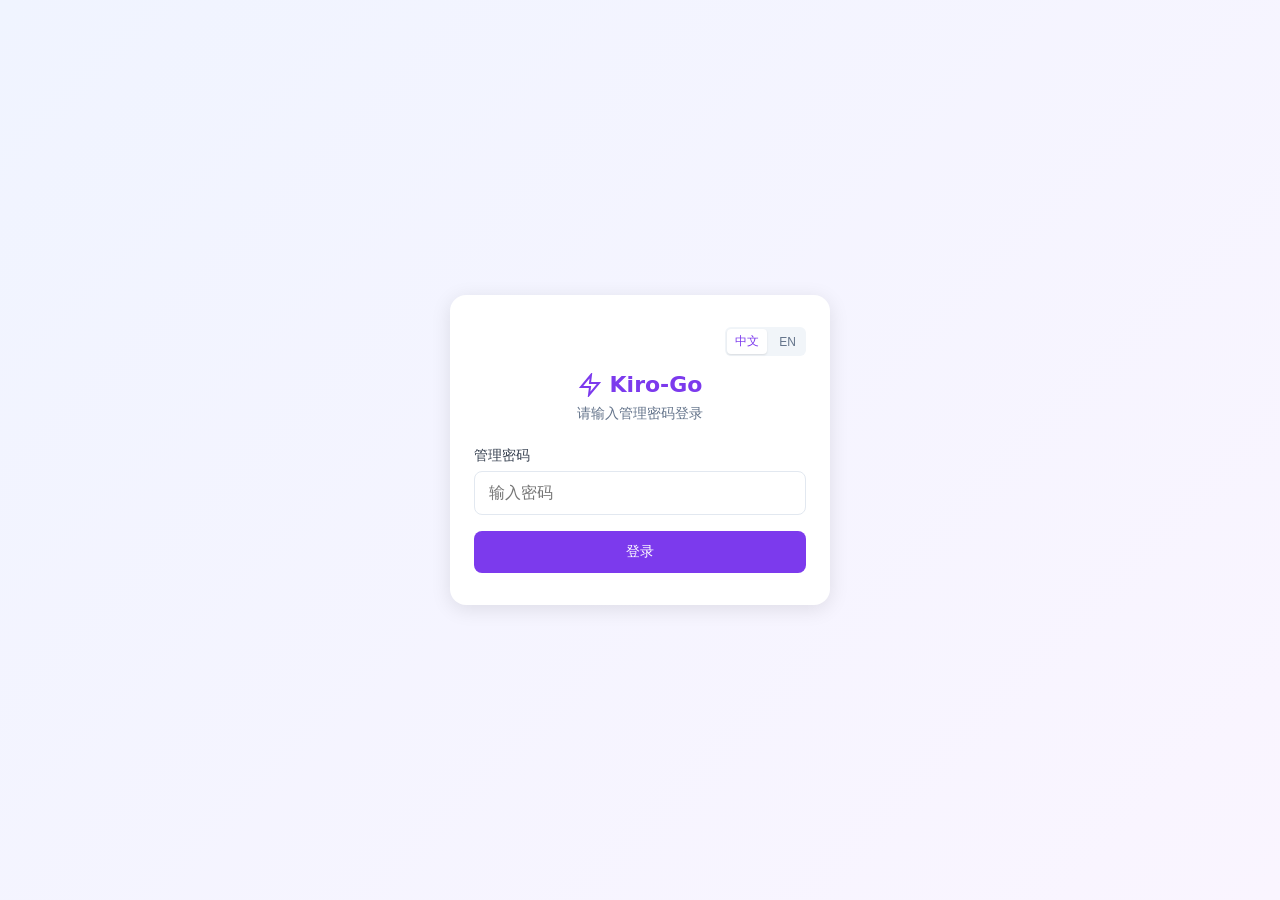
<file: web/index-legacy.html>
<!DOCTYPE html>
<html lang="zh">

<head>
    <meta charset="UTF-8">
    <meta name="viewport" content="width=device-width, initial-scale=1.0, maximum-scale=1.0, user-scalable=no">
    <title>Kiro-Go</title>
    <style>
        * {
            box-sizing: border-box;
            margin: 0;
            padding: 0;
        }

        body {
            font-family: system-ui, -apple-system, sans-serif;
            background: #f8fafc;
            color: #1e293b;
            min-height: 100vh;
            -webkit-tap-highlight-color: transparent;
        }

        .container {
            max-width: 1100px;
            margin: 0 auto;
            padding: 16px;
        }

        .login-wrapper {
            min-height: 100vh;
            display: flex;
            align-items: center;
            justify-content: center;
            background: linear-gradient(135deg, #f0f4ff 0%, #faf5ff 100%);
            padding: 16px;
        }

        .login-box {
            background: #fff;
            padding: 32px 24px;
            border-radius: 16px;
            box-shadow: 0 4px 20px rgba(0, 0, 0, 0.1);
            width: 100%;
            max-width: 380px;
        }

        .login-box h1 {
            text-align: center;
            color: #7c3aed;
            margin-bottom: 8px;
            font-size: 22px;
            justify-content: center;
        }

        .login-box p {
            text-align: center;
            color: #64748b;
            margin-bottom: 24px;
            font-size: 14px;
        }

        .form-group {
            margin-bottom: 16px;
        }

        label {
            display: block;
            margin-bottom: 6px;
            color: #374151;
            font-size: 14px;
            font-weight: 500;
        }

        input[type="text"],
        input[type="password"],
        input[type="number"],
        select,
        textarea {
            width: 100%;
            padding: 12px 14px;
            border: 1px solid #e2e8f0;
            border-radius: 8px;
            font-size: 16px;
            background: #fff;
            color: #1e293b;
            -webkit-appearance: none;
        }

        input:focus,
        textarea:focus {
            outline: none;
            border-color: #7c3aed;
            box-shadow: 0 0 0 3px rgba(124, 58, 237, 0.1);
        }

        textarea {
            resize: vertical;
            min-height: 100px;
            font-family: monospace;
            font-size: 14px;
        }

        .btn {
            padding: 12px 18px;
            border: none;
            border-radius: 8px;
            cursor: pointer;
            font-size: 14px;
            font-weight: 500;
            transition: all 0.2s;
            touch-action: manipulation;
        }

        .btn-primary {
            background: #7c3aed;
            color: white;
        }

        .btn-primary:hover,
        .btn-primary:active {
            background: #6d28d9;
        }

        .btn-danger {
            background: #ef4444;
            color: white;
        }

        .btn-secondary {
            background: #f1f5f9;
            color: #374151;
        }

        .btn-success {
            background: #10B981;
            color: white;
        }

        .btn-sm {
            padding: 8px 12px;
            font-size: 13px;
        }

        .card {
            background: #fff;
            border-radius: 12px;
            padding: 16px;
            margin-bottom: 16px;
            box-shadow: 0 1px 3px rgba(0, 0, 0, 0.1);
        }

        .card-header {
            display: flex;
            justify-content: space-between;
            align-items: center;
            margin-bottom: 16px;
            padding-bottom: 12px;
            border-bottom: 1px solid #e2e8f0;
            flex-wrap: wrap;
            gap: 12px;
        }

        .card-title {
            font-size: 16px;
            font-weight: 600;
        }

        .card-actions {
            display: flex;
            gap: 8px;
            flex-wrap: wrap;
        }

        .stats-grid {
            display: grid;
            grid-template-columns: repeat(3, 1fr);
            gap: 10px;
            margin-bottom: 20px;
        }

        .stat-card {
            background: #fff;
            border-radius: 10px;
            padding: 12px 8px;
            text-align: center;
            box-shadow: 0 1px 3px rgba(0, 0, 0, 0.1);
        }

        .stat-value {
            font-size: 20px;
            font-weight: 700;
            color: #7c3aed;
        }

        .stat-label {
            font-size: 11px;
            color: #64748b;
            margin-top: 2px;
        }

        .badge {
            display: inline-block;
            padding: 3px 8px;
            border-radius: 4px;
            font-size: 11px;
            font-weight: 500;
            white-space: nowrap;
        }

        .badge-success {
            background: #dcfce7;
            color: #16a34a;
        }

        .badge-warning {
            background: #fef3c7;
            color: #d97706;
        }

        .badge-error {
            background: #fee2e2;
            color: #dc2626;
        }

        .badge-info {
            background: #ede9fe;
            color: #7c3aed;
        }

        .badge-pro {
            background: #3b82f6;
            color: white;
        }

        .badge-proplus {
            background: #8b5cf6;
            color: white;
        }

        .badge-power {
            background: #f59e0b;
            color: white;
        }

        .badge-free {
            background: #6b7280;
            color: white;
        }

        .badge-trial {
            background: #10b981;
            color: white;
        }

        .badge-banned {
            background: #dc2626;
            color: white;
        }

        .badge-suspended {
            background: #f59e0b;
            color: white;
        }

        .modal {
            display: none;
            position: fixed;
            top: 0;
            left: 0;
            width: 100%;
            height: 100%;
            background: rgba(0, 0, 0, 0.5);
            z-index: 1000;
            padding: 16px;
            overflow-y: auto;
        }

        .modal.active {
            display: flex;
            align-items: flex-start;
            justify-content: center;
            padding-top: 5vh;
        }

        .modal-content {
            background: #fff;
            border-radius: 12px;
            padding: 20px;
            width: 100%;
            max-width: 600px;
            margin-bottom: 20px;
        }

        .modal-header {
            display: flex;
            justify-content: space-between;
            align-items: center;
            margin-bottom: 20px;
        }

        .modal-title {
            font-size: 18px;
            font-weight: 600;
        }

        .modal-close {
            background: none;
            border: none;
            font-size: 28px;
            cursor: pointer;
            color: #64748b;
            padding: 0 8px;
        }

        .modal-footer {
            margin-top: 20px;
            display: flex;
            gap: 10px;
            justify-content: flex-end;
        }

        .switch {
            position: relative;
            display: inline-block;
            width: 44px;
            height: 24px;
            flex-shrink: 0;
        }

        .switch input {
            opacity: 0;
            width: 0;
            height: 0;
            position: absolute;
        }

        .slider {
            position: absolute;
            cursor: pointer;
            top: 0;
            left: 0;
            right: 0;
            bottom: 0;
            background: #cbd5e1;
            border-radius: 24px;
            transition: 0.3s;
        }

        .slider:before {
            position: absolute;
            content: "";
            height: 18px;
            width: 18px;
            left: 3px;
            bottom: 3px;
            background: white;
            border-radius: 50%;
            transition: 0.3s;
        }

        input:checked+.slider {
            background: #7c3aed;
        }

        input:checked+.slider:before {
            transform: translateX(20px);
        }

        .tabs {
            display: flex;
            gap: 4px;
            margin-bottom: 16px;
            background: #f1f5f9;
            padding: 4px;
            border-radius: 10px;
            overflow-x: auto;
            -webkit-overflow-scrolling: touch;
        }

        .tab {
            padding: 10px 16px;
            border-radius: 8px;
            cursor: pointer;
            color: #64748b;
            font-weight: 500;
            font-size: 14px;
            white-space: nowrap;
            flex-shrink: 0;
        }

        .tab:hover {
            color: #374151;
        }

        .tab.active {
            background: #fff;
            color: #7c3aed;
            box-shadow: 0 1px 3px rgba(0, 0, 0, 0.1);
        }

        .hidden {
            display: none !important;
        }

        .message {
            padding: 12px 16px;
            border-radius: 8px;
            margin-bottom: 12px;
            font-size: 14px;
        }

        .message-error {
            background: #fee2e2;
            color: #dc2626;
        }

        .endpoint {
            background: #f8fafc;
            padding: 12px;
            border-radius: 8px;
            font-family: monospace;
            font-size: 12px;
            margin-bottom: 10px;
            display: flex;
            justify-content: space-between;
            align-items: center;
            gap: 10px;
            word-break: break-all;
        }

        .endpoint span {
            flex: 1;
        }

        .header {
            display: flex;
            align-items: center;
            justify-content: space-between;
            margin-bottom: 16px;
            gap: 12px;
        }

        .header h1 {
            font-size: 18px;
            color: #7c3aed;
        }

        .account-card {
            background: #fff;
            border-radius: 12px;
            padding: 14px;
            margin-bottom: 12px;
            box-shadow: 0 1px 3px rgba(0, 0, 0, 0.1);
            border-left: 4px solid #7c3aed;
        }

        .account-header {
            display: flex;
            justify-content: space-between;
            align-items: flex-start;
            margin-bottom: 10px;
            gap: 10px;
        }

        .account-info {
            flex: 1;
            min-width: 0;
        }

        .account-email {
            font-weight: 600;
            font-size: 14px;
            color: #1e293b;
            word-break: break-all;
        }

        .account-meta {
            display: flex;
            gap: 6px;
            flex-wrap: wrap;
            margin-top: 6px;
        }

        .account-usage {
            margin: 10px 0;
        }

        .usage-bar {
            height: 6px;
            background: #e2e8f0;
            border-radius: 3px;
            overflow: hidden;
        }

        .usage-fill {
            height: 100%;
            background: #7c3aed;
            border-radius: 3px;
            transition: width 0.3s;
        }

        .usage-fill.high {
            background: #f59e0b;
        }

        .usage-fill.critical {
            background: #ef4444;
        }

        .usage-text {
            display: flex;
            justify-content: space-between;
            font-size: 11px;
            color: #64748b;
            margin-top: 4px;
        }

        .usage-label {
            font-size: 12px;
            color: #64748b;
            margin-bottom: 4px;
            font-weight: 500;
        }

        .account-usage+.account-usage {
            margin-top: 8px;
        }

        .badge-trial {
            background: #10b981;
            color: white;
        }

        .account-stats {
            display: grid;
            grid-template-columns: repeat(5, 1fr);
            gap: 6px;
            margin-top: 10px;
            padding-top: 10px;
            border-top: 1px solid #e2e8f0;
        }

        .account-stat {
            text-align: center;
        }

        .account-stat-value {
            font-weight: 600;
            font-size: 13px;
        }

        .account-stat-label {
            font-size: 10px;
            color: #64748b;
        }

        .account-actions {
            display: flex;
            gap: 6px;
            flex-shrink: 0;
            flex-wrap: wrap;
        }

        .detail-section {
            margin-bottom: 20px;
        }

        .detail-section h4 {
            font-size: 13px;
            color: #64748b;
            margin-bottom: 10px;
            text-transform: uppercase;
            letter-spacing: 0.5px;
        }

        .detail-grid {
            display: grid;
            grid-template-columns: 1fr;
            gap: 10px;
        }

        .detail-item {
            background: #f8fafc;
            padding: 10px 12px;
            border-radius: 8px;
        }

        .detail-label {
            font-size: 11px;
            color: #64748b;
            margin-bottom: 2px;
        }

        .detail-value {
            font-size: 13px;
            font-weight: 500;
            word-break: break-all;
        }

        .model-list {
            display: grid;
            gap: 8px;
            max-height: 250px;
            overflow-y: auto;
        }

        .model-item {
            background: #f8fafc;
            padding: 14px 16px;
            border-radius: 8px;
            margin-bottom: 10px;
            transition: background 0.2s ease;
        }

        .model-item:last-child {
            margin-bottom: 0;
        }

        .model-item:hover {
            background: #f1f5f9;
        }

        .model-name {
            font-weight: 600;
            font-size: 14px;
            color: #0f172a;
            line-height: 1.4;
        }

        .model-credit {
            font-size: 13px;
            margin-top: 4px;
        }

        .credit-ratio {
            color: #7c3aed;
            font-weight: 600;
        }

        .model-info {
            font-size: 12px;
            color: #64748b;
            margin-top: 6px;
            line-height: 1.5;
        }

        .btn-icon {
            display: inline-flex;
            align-items: center;
            justify-content: center;
            width: 36px;
            height: 36px;
            padding: 0;
        }

        .btn-icon svg {
            width: 18px;
            height: 18px;
        }

        .loading {
            opacity: 0.6;
            pointer-events: none;
        }

        .logo {
            display: flex;
            align-items: center;
            gap: 8px;
        }

        .logo svg {
            width: 24px;
            height: 24px;
            color: #7c3aed;
        }

        .machine-id-row {
            display: flex;
            gap: 8px;
            align-items: stretch;
            flex-wrap: wrap;
        }

        .machine-id-row input {
            flex: 1;
            min-width: 200px;
            font-family: monospace;
            font-size: 11px;
        }

        .machine-id-row .btn {
            flex-shrink: 0;
        }

        .lang-switch {
            display: flex;
            gap: 4px;
            background: #f1f5f9;
            padding: 2px;
            border-radius: 6px;
        }

        .lang-btn {
            padding: 4px 8px;
            border: none;
            background: transparent;
            cursor: pointer;
            font-size: 12px;
            border-radius: 4px;
            color: #64748b;
        }

        .lang-btn.active {
            background: #fff;
            color: #7c3aed;
            box-shadow: 0 1px 2px rgba(0, 0, 0, 0.1);
        }

        .header-right {
            display: flex;
            align-items: center;
            gap: 10px;
        }

        @media (max-width: 640px) {
            .container {
                padding: 12px;
            }

            .stats-grid {
                grid-template-columns: repeat(3, 1fr);
                gap: 8px;
            }

            .stat-card {
                padding: 10px 6px;
            }

            .stat-value {
                font-size: 18px;
            }

            .stat-label {
                font-size: 10px;
            }

            .card {
                padding: 14px;
            }

            .card-header {
                flex-direction: column;
                align-items: flex-start;
            }

            .card-actions {
                width: 100%;
            }

            .card-actions .btn {
                flex: 1;
                text-align: center;
            }

            .account-header {
                flex-direction: column;
            }

            .account-actions {
                width: 100%;
                justify-content: flex-start;
            }

            .account-actions .btn {
                padding: 8px 10px;
                font-size: 12px;
            }

            .account-stats {
                grid-template-columns: repeat(2, 1fr);
            }

            .detail-grid {
                grid-template-columns: 1fr;
            }

            .tabs {
                gap: 2px;
            }

            .tab {
                padding: 10px 12px;
                font-size: 13px;
            }

            .modal-content {
                padding: 16px;
            }

            .endpoint {
                flex-direction: column;
                align-items: stretch;
            }

            .endpoint .btn {
                width: 100%;
            }

            .machine-id-row {
                flex-direction: column;
            }

            .machine-id-row input {
                min-width: 100%;
            }

            .machine-id-row .btn {
                width: 100%;
            }
        }

        @media (min-width: 641px) {
            .detail-grid {
                grid-template-columns: repeat(2, 1fr);
            }
        }

        /* 隐私模式开关样式 */
        .privacy-toggle {
            white-space: nowrap;
        }

        @media (max-width: 640px) {
            .privacy-toggle {
                order: -1;
                width: 100%;
                justify-content: space-between;
                padding: 8px 0;
                border-bottom: 1px solid #e2e8f0;
                margin-bottom: 8px;
            }

            .privacy-toggle span {
                font-size: 14px;
            }
        }
    </style>
</head>

<body>
    <div id="loginPage" class="login-wrapper">
        <div class="login-box">
            <div style="display:flex;justify-content:flex-end;margin-bottom:16px">
                <div class="lang-switch">
                    <button class="lang-btn" data-lang="zh" onclick="setLang('zh')">中文</button>
                    <button class="lang-btn" data-lang="en" onclick="setLang('en')">EN</button>
                </div>
            </div>
            <h1 class="logo"><svg viewBox="0 0 24 24" fill="none" stroke="currentColor" stroke-width="2">
                    <path d="M13 2L3 14h9l-1 8 10-12h-9l1-8z" />
                </svg>Kiro-Go</h1>
            <p data-i18n="login.subtitle"></p>
            <div class="form-group">
                <label data-i18n="login.password"></label>
                <input type="password" id="pwdField" data-i18n-placeholder="login.passwordPlaceholder"
                    autocomplete="off">
            </div>
            <button type="button" class="btn btn-primary" style="width:100%" onclick="login()"
                data-i18n="login.submit"></button>
            <div id="loginError" class="message message-error hidden" style="margin-top:12px"></div>
        </div>
    </div>
    <div id="mainPage" class="container hidden">
        <div class="header">
            <h1 class="logo"><svg viewBox="0 0 24 24" fill="none" stroke="currentColor" stroke-width="2">
                    <path d="M13 2L3 14h9l-1 8 10-12h-9l1-8z" />
                </svg>Kiro-Go</h1>
            <div class="header-right">
                <div class="lang-switch">
                    <button class="lang-btn" data-lang="zh" onclick="setLang('zh')">中文</button>
                    <button class="lang-btn" data-lang="en" onclick="setLang('en')">EN</button>
                </div>
                <span class="badge badge-success" id="statusBadge" data-i18n="status.running"></span>
                <span class="badge badge-info" id="versionBadge" style="cursor:pointer" onclick="checkUpdate(true)"></span>
                <button class="btn btn-sm btn-danger" onclick="logout()" data-i18n="common.logout" style="padding:4px 12px;font-size:12px"></button>
            </div>
        </div>
        <div class="stats-grid">
            <div class="stat-card">
                <div class="stat-value" id="statAccounts">0</div>
                <div class="stat-label" data-i18n="stats.accounts"></div>
            </div>
            <div class="stat-card">
                <div class="stat-value" id="statRequests">0</div>
                <div class="stat-label" data-i18n="stats.requests"></div>
            </div>
            <div class="stat-card">
                <div class="stat-value" id="statSuccess">0</div>
                <div class="stat-label" data-i18n="stats.success"></div>
            </div>
            <div class="stat-card">
                <div class="stat-value" id="statFailed">0</div>
                <div class="stat-label" data-i18n="stats.failed"></div>
            </div>
            <div class="stat-card">
                <div class="stat-value" id="statTokens">0</div>
                <div class="stat-label">Tokens</div>
            </div>
            <div class="stat-card">
                <div class="stat-value" id="statCredits">0</div>
                <div class="stat-label">Credits</div>
            </div>
        </div>
        <div class="tabs">
            <div class="tab active" data-tab="accounts" data-i18n="tabs.accounts"></div>
            <div class="tab" data-tab="settings" data-i18n="tabs.settings"></div>
            <div class="tab" data-tab="api" data-i18n="tabs.api"></div>
        </div>
        <div id="tabAccounts" class="tab-content">
            <div class="card">
                <div class="card-header">
                    <span class="card-title" data-i18n="accounts.title"></span>
                    <div class="card-actions">
                        <div class="privacy-toggle" style="display:flex;align-items:center;gap:8px;cursor:pointer;user-select:none">
                            <span style="font-size:13px;color:#374151;font-weight:500" data-i18n="privacy.label"></span>
                            <label class="switch" style="margin:0">
                                <input type="checkbox" id="privacyModeToggle" checked onchange="togglePrivacyMode()">
                                <span class="slider"></span>
                            </label>
                        </div>
                        <button class="btn btn-secondary btn-sm" onclick="showExportModal()" data-i18n="accounts.export"></button>
                        <button class="btn btn-secondary btn-sm" onclick="refreshAllModels()" data-i18n="models.refreshAll"></button>
                        <button class="btn btn-primary btn-sm" onclick="showModal('add')" data-i18n="accounts.add"></button>
                    </div>
                </div>
                <div id="accountsToolbar" style="display:flex;gap:8px;align-items:center;padding:0 20px 12px">
                    <label style="display:flex;align-items:center;gap:4px;cursor:pointer;user-select:none;flex-shrink:0"><input type="checkbox" id="selectAllCheckbox" onchange="toggleSelectAll(this.checked)" style="width:15px;height:15px;cursor:pointer"> <span style="font-size:13px;color:#374151" data-i18n="batch.selectAll"></span></label>
                    <div style="height:16px;width:1px;background:#e2e8f0;flex-shrink:0"></div>
                    <div id="batchBar" style="display:none;align-items:center;gap:6px;flex-shrink:0">
                        <span id="batchCount" style="font-size:12px;color:#7c3aed;font-weight:600;white-space:nowrap"></span>
                        <button class="btn btn-sm btn-primary" onclick="batchAction('enable')" style="padding:3px 10px;font-size:12px" data-i18n="batch.enable"></button>
                        <button class="btn btn-sm btn-secondary" onclick="batchAction('disable')" style="padding:3px 10px;font-size:12px" data-i18n="batch.disable"></button>
                        <button class="btn btn-sm btn-secondary" onclick="batchAction('refresh')" style="padding:3px 10px;font-size:12px" data-i18n="batch.refresh"></button>
                        <button class="btn btn-sm btn-secondary" onclick="batchRefreshModels()" style="padding:3px 10px;font-size:12px" data-i18n="batch.refreshModels"></button>
                        <div style="height:16px;width:1px;background:#e2e8f0;flex-shrink:0"></div>
                    </div>
                    <div style="display:flex;gap:6px;align-items:center;margin-left:auto;flex-shrink:0">
                        <input type="text" id="filterSearch" oninput="onFilterChange()" style="width:260px;padding:8px 12px;border:1px solid #e2e8f0;border-radius:6px;font-size:14px;outline:none" data-i18n-placeholder="filter.search">
                        <select id="filterStatusSelect" onchange="onFilterChange()" style="padding:4px 6px;border:1px solid #e2e8f0;border-radius:6px;font-size:12px;background:#fff;cursor:pointer">
                            <option value="all" data-i18n="filter.all"></option>
                            <option value="enabled" data-i18n="filter.enabled"></option>
                            <option value="disabled" data-i18n="filter.disabled"></option>
                            <option value="banned" data-i18n="filter.banned"></option>
                        </select>
                    </div>
                </div>
                <div id="accountsList"></div>
            </div>
        </div>
        <div id="tabSettings" class="tab-content hidden">
            <div class="card">
                <div class="card-header"><span class="card-title" data-i18n="settings.apiSettings"></span></div>
                <div class="form-group">
                    <label style="display:flex;align-items:center;gap:10px">
                        <label class="switch"><input type="checkbox" id="requireApiKey"><span
                                class="slider"></span></label>
                        <span data-i18n="settings.enableApiKey"></span>
                    </label>
                </div>
                <div class="form-group"><label>API Key</label><div style="display:flex;gap:8px;align-items:stretch"><input type="text" id="apiKeyInput" style="flex:1"
                        data-i18n-placeholder="settings.apiKeyPlaceholder"><button class="btn btn-sm btn-secondary" onclick="generateApiKey()" data-i18n="settings.generateApiKey"></button></div></div>
                <button class="btn btn-primary" onclick="saveSettings()" data-i18n="common.save"></button>
            </div>
            <div class="card">
                <div class="card-header"><span class="card-title" data-i18n="settings.usageSettings"></span></div>
                <div class="form-group">
                    <label style="display:flex;align-items:center;gap:10px">
                        <label class="switch"><input type="checkbox" id="allowOverUsage"><span
                                class="slider"></span></label>
                        <span data-i18n="settings.allowOverUsage"></span>
                    </label>
                    <small style="color:#64748b;font-size:12px;margin-top:4px;display:block"
                        data-i18n="settings.allowOverUsageHint"></small>
                </div>
                <button class="btn btn-primary" onclick="saveOverUsageConfig()" data-i18n="common.save"></button>
            </div>
            <div class="card">
                <div class="card-header"><span class="card-title" data-i18n="settings.thinkingSettings"></span></div>
                <div class="form-group">
                    <label data-i18n="settings.thinkingSuffix"></label>
                    <input type="text" id="thinkingSuffix" placeholder="-thinking">
                    <small style="color:#64748b;font-size:12px;margin-top:4px;display:block"
                        data-i18n="settings.thinkingSuffixHint"></small>
                </div>
                <div class="form-group">
                    <label data-i18n="settings.openaiFormat"></label>
                    <select id="openaiThinkingFormat">
                        <option value="reasoning_content">reasoning_content (DeepSeek)</option>
                        <option value="thinking">&lt;thinking&gt; (Claude)</option>
                        <option value="think">&lt;think&gt; (OpenAI)</option>
                    </select>
                </div>
                <div class="form-group">
                    <label data-i18n="settings.claudeFormat"></label>
                    <select id="claudeThinkingFormat">
                        <option value="thinking">&lt;thinking&gt; (Claude)</option>
                        <option value="think">&lt;think&gt; (OpenAI)</option>
                        <option value="reasoning_content" data-i18n="settings.noTag"></option>
                    </select>
                </div>
                <button class="btn btn-primary" onclick="saveThinkingConfig()"
                    data-i18n="settings.saveThinking"></button>
            </div>
            <div class="card">
                <div class="card-header"><span class="card-title" data-i18n="settings.endpointSettings"></span></div>
                <div class="form-group">
                    <label data-i18n="settings.preferredEndpoint"></label>
                    <select id="preferredEndpoint">
                        <option value="auto" data-i18n="settings.endpointAuto"></option>
                        <option value="kiro">Kiro IDE</option>
                        <option value="codewhisperer">CodeWhisperer</option>
                        <option value="amazonq">AmazonQ</option>
                    </select>
                    <small style="color:#64748b;font-size:12px;margin-top:4px;display:block"
                        data-i18n="settings.endpointHint"></small>
                </div>
                <div class="form-group">
                    <label style="display:flex;align-items:center;gap:8px;cursor:pointer">
                        <input type="checkbox" id="endpointFallback" checked>
                        <span data-i18n="settings.endpointFallback"></span>
                    </label>
                    <small style="color:#64748b;font-size:12px;margin-top:4px;display:block"
                        data-i18n="settings.endpointFallbackHint"></small>
                </div>
                <button class="btn btn-primary" onclick="saveEndpointConfig()"
                    data-i18n="settings.saveEndpoint"></button>
            </div>
            <div class="card">
                <div class="card-header"><span class="card-title" data-i18n="settings.adminPassword"></span></div>
                <div class="form-group"><label data-i18n="settings.newPassword"></label><input type="password"
                        id="newPassword" data-i18n-placeholder="settings.newPasswordPlaceholder"></div>
                <button class="btn btn-primary" onclick="changePassword()" data-i18n="settings.changePassword"></button>
            </div>
            <div class="card">
                <div class="card-header"><span class="card-title" data-i18n="settings.proxySettings"></span></div>
                <div class="form-group">
                    <label data-i18n="settings.proxyType"></label>
                    <select id="proxyType" onchange="onProxyTypeChange()">
                        <option value="none" data-i18n="settings.proxyNone"></option>
                        <option value="socks5">SOCKS5</option>
                        <option value="http">HTTP</option>
                    </select>
                </div>
                <div id="proxyFields" style="display:none">
                    <div class="form-group">
                        <label data-i18n="settings.proxyHost"></label>
                        <div style="display:flex;gap:8px;align-items:stretch">
                            <input type="text" id="proxyHost" style="flex:1" placeholder="127.0.0.1">
                            <input type="number" id="proxyPort" style="width:90px" placeholder="1080" min="1" max="65535">
                        </div>
                    </div>
                    <div class="form-group">
                        <label data-i18n="settings.proxyAuth"></label>
                        <div style="display:flex;gap:8px">
                            <input type="text" id="proxyUsername" style="flex:1" data-i18n-placeholder="settings.proxyUsername" autocomplete="off">
                            <input type="password" id="proxyPassword" style="flex:1" data-i18n-placeholder="settings.proxyPassword" autocomplete="new-password">
                        </div>
                    </div>
                </div>
                <button class="btn btn-primary" onclick="saveProxyConfig()" data-i18n="settings.saveProxy"></button>
            </div>
            <div class="card">
                <div class="card-header"><span class="card-title" data-i18n="settings.promptFilter"></span></div>
                <div class="form-group">
                    <label style="font-weight:600;margin-bottom:12px;display:block" data-i18n="settings.builtinFilters"></label>
                    <div style="display:flex;flex-direction:column;gap:12px">
                        <div>
                            <label style="display:flex;align-items:center;gap:10px">
                                <label class="switch"><input type="checkbox" id="filterClaudeCode"><span class="slider"></span></label>
                                <span data-i18n="settings.filterClaudeCode"></span>
                            </label>
                            <small style="color:#64748b;font-size:12px;margin-top:4px;display:block;margin-left:54px" data-i18n="settings.filterClaudeCodeHint"></small>
                        </div>
                        <div>
                            <label style="display:flex;align-items:center;gap:10px">
                                <label class="switch"><input type="checkbox" id="filterEnvNoise"><span class="slider"></span></label>
                                <span data-i18n="settings.filterEnvNoise"></span>
                            </label>
                            <small style="color:#64748b;font-size:12px;margin-top:4px;display:block;margin-left:54px" data-i18n="settings.filterEnvNoiseHint"></small>
                        </div>
                        <div>
                            <label style="display:flex;align-items:center;gap:10px">
                                <label class="switch"><input type="checkbox" id="filterStripBoundaries"><span class="slider"></span></label>
                                <span data-i18n="settings.filterStripBoundaries"></span>
                            </label>
                            <small style="color:#64748b;font-size:12px;margin-top:4px;display:block;margin-left:54px" data-i18n="settings.filterStripBoundariesHint"></small>
                        </div>
                    </div>
                </div>
                <div class="form-group" style="margin-top:16px">
                    <label style="font-weight:600;margin-bottom:8px;display:block" data-i18n="settings.customRules"></label>
                    <div id="promptFilterRules" style="margin-bottom:8px"></div>
                    <div style="display:flex;gap:8px;flex-wrap:wrap">
                        <button class="btn btn-sm btn-secondary" onclick="addPromptRule('regex')" data-i18n="promptFilter.addRegex"></button>
                        <button class="btn btn-sm btn-secondary" onclick="addPromptRule('lines-containing')" data-i18n="promptFilter.addContains"></button>
                    </div>
                </div>
                <button class="btn btn-primary" onclick="savePromptFilter()" data-i18n="settings.savePromptFilter"></button>
            </div>
            <div class="card">
                <div class="card-header"><span class="card-title" data-i18n="settings.statistics"></span></div>
                <button class="btn btn-danger" onclick="resetStats()" data-i18n="settings.resetStats"></button>
            </div>
        </div>
        <div id="tabApi" class="tab-content hidden">
            <div class="card">
                <div class="card-header"><span class="card-title" data-i18n="api.endpoints"></span></div>
                <p style="margin-bottom:10px;font-weight:500;font-size:14px">Claude API</p>
                <div class="endpoint"><span id="claudeEndpoint"></span><button class="btn btn-sm btn-secondary"
                        onclick="copy('claudeEndpoint')" data-i18n="common.copy"></button></div>
                <p style="margin:14px 0 10px;font-weight:500;font-size:14px">OpenAI API</p>
                <div class="endpoint"><span id="openaiEndpoint"></span><button class="btn btn-sm btn-secondary"
                        onclick="copy('openaiEndpoint')" data-i18n="common.copy"></button></div>
                <p style="margin:14px 0 10px;font-weight:500;font-size:14px" data-i18n="api.modelList"></p>
                <div class="endpoint"><span id="modelsEndpoint"></span><button class="btn btn-sm btn-secondary"
                        onclick="copy('modelsEndpoint')" data-i18n="common.copy"></button></div>
                <p style="margin:14px 0 10px;font-weight:500;font-size:14px" data-i18n="api.stats"></p>
                <div class="endpoint"><span id="statsEndpoint"></span><button class="btn btn-sm btn-secondary"
                        onclick="copy('statsEndpoint')" data-i18n="common.copy"></button></div>
                <p style="font-size:12px;color:#64748b;margin-top:4px" data-i18n="api.statsHint"></p>
            </div>
        </div>
    </div>
    <div id="addModal" class="modal">
        <div class="modal-content">
            <div class="modal-header"><span class="modal-title" id="modalTitle"></span><button class="modal-close"
                    onclick="closeModal()">&times;</button></div>
            <div id="modalBody"></div>
        </div>
    </div>
    <div id="detailModal" class="modal">
        <div class="modal-content">
            <div class="modal-header"><span class="modal-title" data-i18n="detail.title"></span><button
                    class="modal-close" onclick="closeDetailModal()">&times;</button></div>
            <div id="detailBody"></div>
        </div>
    </div>
    <div id="exportModal" class="modal">
        <div class="modal-content">
            <div class="modal-header"><span class="modal-title" data-i18n="export.title"></span><button
                    class="modal-close" onclick="closeExportModal()">&times;</button></div>
            <div id="exportBody"></div>
        </div>
    </div>
    <div id="updateModal" class="modal">
        <div class="modal-content">
            <div class="modal-header"><span class="modal-title" data-i18n="update.title"></span><button
                    class="modal-close" onclick="closeUpdateModal()">&times;</button></div>
            <div id="updateBody"></div>
        </div>
    </div>
    <script>
        const i18n = {
            zh: {
                'login.subtitle': '请输入管理密码登录',
                'login.password': '管理密码',
                'login.passwordPlaceholder': '输入密码',
                'login.submit': '登录',
                'login.error': '密码错误',
                'login.connectError': '连接失败',
                'status.running': '运行中',
                'stats.accounts': '账号',
                'stats.requests': '请求',
                'stats.success': '成功',
                'stats.failed': '失败',
                'tabs.accounts': '账号',
                'tabs.settings': '设置',
                'tabs.api': 'API',
                'accounts.title': '账号列表',
                'accounts.add': '添加账号',
                'accounts.empty': '暂无账号',
                'accounts.refresh': '刷新',
                'accounts.detail': '详情',
                'accounts.enable': '启用',
                'accounts.disable': '禁用',
                'accounts.delete': '删除',
                'accounts.requests': '请求',
                'accounts.tokens': 'Tokens',
                'accounts.credits': 'Credits',
                'accounts.expiry': '到期',
                'accounts.noToken': '无Token',
                'accounts.expired': '已过期',
                'accounts.disabled': '已禁用',
                'accounts.normal': '正常',
                'accounts.enabled': '已启用',
                'accounts.banned': '已封禁',
                'accounts.suspended': '已暂停',
                'accounts.refreshFailed': '刷新失败',
                'accounts.confirmDelete': '确定删除？',
                'accounts.mainQuota': '主配额',
                'accounts.trialQuota': '试用配额',
                'accounts.trial': '试用中',
                'accounts.trialExpired': '已过期',
                'accounts.trialToday': '今天到期',
                'accounts.copyJSON': '复制 JSON',
                'accounts.copyJSONSuccess': 'JSON 已复制到剪贴板',
                'accounts.trialDays': '天后到期',
                'accounts.overage': '超额调用',
                'time.expired': '已过期',
                'time.minutes': '分钟',
                'time.hours': '小时',
                'time.days': '天',
                'settings.apiSettings': 'API 设置',
                'settings.enableApiKey': '启用 API Key 验证',
                'settings.apiKeyPlaceholder': '留空则不验证',
                'settings.generateApiKey': '随机生成',
                'settings.usageSettings': '用量控制',
                'settings.allowOverUsage': '允许超额使用',
                'settings.allowOverUsageHint': '开启后，即使账号额度用尽也会继续使用该账号处理请求，不再因余额不足而报错',
                'settings.overUsageSaved': '超额使用设置已保存',
                'settings.thinkingSettings': 'Thinking 模式设置',
                'settings.thinkingSuffix': '触发后缀',
                'settings.thinkingSuffixHint': '模型名称加此后缀即启用思考模式，如 claude-sonnet-4.5-thinking',
                'settings.openaiFormat': 'OpenAI API 输出格式',
                'settings.claudeFormat': 'Claude API 输出格式',
                'settings.noTag': '直接输出 (无标签)',
                'settings.saveThinking': '保存 Thinking 设置',
                'settings.thinkingSaved': 'Thinking 设置已保存',
                'settings.endpointSettings': 'Kiro 端点设置',
                'settings.preferredEndpoint': '首选端点',
                'settings.endpointAuto': '自动选择',
                'settings.endpointHint': '选择首选端点，自动选择模式下会根据可用性自动选择端点',
                'settings.endpointFallback': '端点不可用时自动切换',
                'settings.endpointFallbackHint': '关闭后，仅使用选定的端点，不会自动切换到其他端点',
                'settings.saveEndpoint': '保存端点设置',
                'settings.endpointSaved': '端点设置已保存',
                'settings.adminPassword': '管理密码',
                'settings.newPassword': '新密码',
                'settings.newPasswordPlaceholder': '输入新密码',
                'settings.changePassword': '修改密码',
                'settings.passwordRequired': '请输入新密码',
                'settings.passwordChanged': '密码已修改',
                'settings.statistics': '统计',
                'settings.resetStats': '重置统计',
                'settings.confirmReset': '确定重置统计？',
                'settings.proxySettings': '出站代理设置',
                'settings.proxyType': '代理类型',
                'settings.proxyNone': '直连（不使用代理）',
                'settings.proxyHost': '地址 / 端口',
                'settings.proxyAuth': '认证（可选）',
                'settings.proxyUsername': '用户名',
                'settings.proxyPassword': '密码',
                'settings.proxyHostRequired': '请填写代理地址和端口',
                'settings.saveProxy': '保存代理设置',
                'settings.proxySaved': '代理设置已保存',
                'settings.promptFilter': 'System Prompt 过滤',
                'settings.builtinFilters': '内置过滤器',
                'settings.filterClaudeCode': '替换 Claude Code CLI 系统提示',
                'settings.filterClaudeCodeHint': '检测到 Claude Code 内置系统提示时，替换为精简的后端提示词，避免泄露大量 CLI 指令到请求体。',
                'settings.filterEnvNoise': '过滤环境噪音行',
                'settings.filterEnvNoiseHint': '移除系统提示中注入的环境变量、Git 状态、最近提交等噪音内容。',
                'settings.filterStripBoundaries': '移除边界标记',
                'settings.filterStripBoundariesHint': '移除 --- SYSTEM PROMPT --- / --- END SYSTEM PROMPT --- 等边界标记行。',
                'settings.savePromptFilter': '保存过滤设置',
                'settings.promptFilterSaved': '过滤设置已保存',
                'settings.customRules': '自定义过滤规则',
                'api.endpoints': 'API 端点',
                'api.modelList': '模型列表',
                'api.stats': '统计数据',
                'api.statsHint': '需要在请求头中携带 API Key 鉴权（Authorization: Bearer sk-xxx），未启用 API Key 验证时无需鉴权',
                'detail.title': '账号详情',
                'detail.basicInfo': '基本信息',
                'detail.email': '邮箱',
                'detail.userId': '用户ID',
                'detail.authMethod': '认证方式',
                'detail.region': 'Region',
                'detail.machineId': '机器码',
                'detail.generate': '生成',
                'detail.subscription': '订阅信息',
                'detail.subscriptionType': '订阅类型',
                'detail.tokenExpiry': 'Token到期',
                'detail.usage': '用量',
                'detail.mainQuota': '主配额',
                'detail.trialQuota': '试用配额',
                'detail.trialStatus': '试用状态',
                'detail.trialExpiry': '试用到期',
                'detail.resetDate': '重置日期',
                'detail.statistics': '统计',
                'detail.requestCount': '请求数',
                'detail.errorCount': '错误数',
                'detail.totalTokens': '总Tokens',
                'detail.totalCredits': '总Credits',
                'detail.models': '可用模型',
                'detail.loadModels': '加载',
                'detail.refreshModelCache': '刷新路由缓存',
                'detail.loading': '加载中...',
                'detail.noModels': '无可用模型',
                'detail.loadFailed': '加载失败',
                'detail.machineIdError': '机器码格式错误',
                'detail.saved': '已保存',
                'detail.saveFailed': '保存失败',
                'detail.generateFailed': '生成失败',
                'modal.addAccount': '添加账号',
                'modal.builderIdTitle': 'AWS Builder ID',
                'modal.builderIdDesc': '通过 AWS Builder ID 授权登录添加个人账号',
                'modal.iamTitle': 'IAM Identity Center (企业 SSO) 登录',
                'modal.iamDesc': '通过 IAM Identity Center (企业 SSO) 授权添加企业账号',
                'modal.ssoTitle': 'SSO Token',
                'modal.ssoDesc': '通过浏览器 x-amz-sso_authn Token 添加账号',
                'modal.localTitle': 'Kiro 本地缓存',
                'modal.localDesc': '通过 Kiro IDE 本地缓存文件添加账号',
                'modal.credentialsTitle': '凭证 JSON',
                'modal.credentialsDesc': '通过 Kiro Account Manager 导出的凭证添加账号',
                'modal.cookieTitle': 'Kiro 网页 Cookie',
                'modal.cookieDesc': '通过从 Kiro 网页 Cookie 中获取的 RefreshToken 添加账号',
                'cookie.howToGet': '如何获取 RefreshToken？',
                'cookie.step1': '打开浏览器，访问并登录',
                'cookie.step2': '在页面空白处右键 → 检查 → Application → Cookies → https://app.kiro.dev',
                'cookie.step3': '在列表中找到 <b>RefreshToken</b>，双击其 Value 列并复制',
                'cookie.refreshToken': 'RefreshToken',
                'cookie.provider': '登录方式',
                'cookie.github': 'GitHub',
                'cookie.google': 'Google',
                'cookie.refreshTokenPlaceholder': '粘贴 RefreshToken Cookie 的值',
                'cookie.refreshTokenMissing': '请填写 RefreshToken',
                'cookie.importSuccess': '账号添加成功',
                'cookie.link': 'https://app.kiro.dev/account/usage',
                'builderid.startLogin': '开始登录',
                'builderid.verifyCode': '请在浏览器中输入上方验证码',
                'builderid.verifyUrl': '验证链接',
                'builderid.open': '打开',
                'builderid.waiting': '等待授权中...',
                'builderid.success': '登录成功',
                'iam.startUrl': 'Start URL',
                'iam.loginUrl': '登录链接',
                'iam.completeLogin': '请在浏览器中完成登录，然后粘贴回调 URL',
                'iam.callbackUrl': '回调 URL',
                'iam.complete': '完成登录',
                'sso.howToGet': '如何获取 Token?',
                'sso.step1': '在浏览器中访问并登录',
                'sso.step2': '按 F12 打开开发者工具 → Application → Cookies',
                'sso.step3': '找到并复制',
                'sso.tokenLabel': 'x-amz-sso_authn',
                'sso.tokenHint': '*支持批量导入，每行一个 Token',
                'sso.tokenPlaceholder': '粘贴 x-amz-sso_authn 值',
                'sso.importSuccess': '成功添加 {0} 个账号',
                'sso.importPartial': '，{0} 个失败',
                'local.fileLocation': '文件位置',
                'local.loginChannel': '登录渠道',
                'local.tokenFile': 'kiro-auth-token.json',
                'local.tokenRequired': '*必填',
                'local.clientFile': '{hash}.json',
                'local.clientRequired': '*IdC 登录必填',
                'local.pasteOrUpload': '粘贴文件内容或上传文件',
                'local.upload': '上传',
                'local.tokenMissing': '请提供 kiro-auth-token.json 内容',
                'local.tokenInvalid': 'kiro-auth-token.json 格式错误',
                'local.refreshTokenMissing': '缺少 refreshToken',
                'local.clientMissing': 'IdC 登录需要提供 {hash}.json 内容',
                'local.clientInvalid': '{hash}.json 格式错误',
                'local.clientSecretMissing': '缺少 clientId 或 clientSecret',
                'local.importSuccess': '导入成功',
                'credentials.label': '凭证 JSON',
                'credentials.authMethod': '认证方式',
                'credentials.authHint': '*影响 Token 刷新方式',
                'credentials.social': 'Social (AWS Builder ID / Google / GitHub)',
                'credentials.idc': 'IAM Identity Center (企业 SSO)',
                'credentials.jsonError': 'JSON 格式错误',
                'credentials.batchHint': '支持单个对象、JSON 数组或 Kiro Account Manager 导出格式批量导入。必填: refreshToken。可选: provider (BuilderId/Enterprise/Github/Google), clientId, clientSecret',
                'common.save': '保存设置',
                'common.saved': '保存',
                'common.copy': '复制',
                'common.copied': '已复制',
                'common.cancel': '取消',
                'common.back': '返回',
                'common.add': '添加',
                'common.failed': '失败',
                'common.saveFailed': '保存失败',
                'common.logout': '退出登录',
                'accounts.export': '导出',
                'models.refreshAll': '刷新模型缓存',
                'models.confirmRefreshAll': '确定为所有已启用账号刷新模型缓存？',
                'models.refreshAllDone': '模型缓存刷新完成，共缓存 {0} 个模型',
                'export.title': '导出账号',
                'export.selectAll': '全选',
                'export.deselectAll': '取消全选',
                'export.selected': '已选 {0} 个',
                'export.downloadJson': '下载 JSON',
                'export.showJson': '显示 JSON',
                'export.copyJson': '复制 JSON',
                'export.copied': '已复制到剪贴板',
                'export.noSelection': '请至少选择一个账号',
                'update.title': '版本更新',
                'update.current': '当前版本',
                'update.latest': '最新版本',
                'update.newVersion': '发现新版本',
                'update.upToDate': '已是最新版本',
                'update.checkFailed': '检查更新失败',
                'update.goDownload': '前往下载',
                'update.changelog': '更新内容',
                'privacy.label': '隐私模式',
                'privacy.tooltip': '开启后邮箱将脱敏显示',
                'batch.enable': '批量启用',
                'batch.disable': '批量禁用',
                'batch.refresh': '批量刷新',
                'batch.refreshModels': '批量刷新模型',
                'batch.selected': '已选 {0} 个',
                'batch.selectAll': '全选',
                'batch.confirmEnable': '确定批量启用 {0} 个账号？',
                'batch.confirmDisable': '确定批量禁用 {0} 个账号？',
                'batch.confirmRefresh': '确定批量刷新 {0} 个账号？',
                'batch.refreshResult': '刷新完成：成功 {0}，失败 {1}',
                'batch.confirmRefreshModels': '确定为已选 {0} 个账号刷新模型缓存？',
                'batch.refreshModelsResult': '模型缓存刷新完成：成功 {0}，失败 {1}',
                'batch.done': '操作完成',
                'filter.search': '搜索邮箱/昵称...',
                'filter.all': '全部',
                'filter.enabled': '已启用',
                'filter.disabled': '已禁用',
                'filter.banned': '已封禁',
                'accounts.weight': '权重',
                'detail.weight': '请求权重',
                'detail.weightHint': '0-1=普通, 2+=高优先级',
                'detail.overage': '超额调用设置',
                'detail.allowOverage': '配额耗尽后继续调用',
                'detail.overageHint': '超额后调用频率权重（1~10），值越大频率越高',
                'detail.proxyURL': '独立代理',
                'detail.proxyHint': '留空则使用全局代理，格式: socks5://host:port 或 http://host:port',
                'detail.proxySaved': '代理已保存',
                'accounts.test': '测试',
                'accounts.testing': '测试中...',
                'accounts.testSuccess': '测试成功',
                'accounts.testFailed': '测试失败',
                'accounts.selectModel': '选择测试模型',
                'detail.save': '保存',
                'detail.overageWeight': '超额调用权重',
                'accounts.testLog.title': '测试日志',
                'accounts.testLog.clear': '清空',
                'accounts.testLog.hide': '隐藏',
                'accounts.testLog.globalProxy': '全局代理',
                'accounts.testLog.start': '开始测试 {0} | 模型: {1} | 代理: {2}',
                'accounts.testLog.success': '✓ {0} 成功 ({1}s) 回复: {2}',
                'accounts.testLog.failed': '✗ {0} 失败 ({1}s): {2}',
                'accounts.testLog.error': '✗ {0} 异常: {1}',
                'promptFilter.noRules': '暂无自定义规则',
                'promptFilter.unnamed': '未命名',
                'promptFilter.typeRegex': '正则替换',
                'promptFilter.typeContains': '行级过滤',
                'promptFilter.match': '匹配',
                'promptFilter.replace': '替换为（留空则删除）',
                'promptFilter.emptyRemove': '留空则删除匹配内容',
                'promptFilter.addRegex': '+ 正则替换规则',
                'promptFilter.addContains': '+ 行级过滤规则'
            },
            en: {
                'login.subtitle': 'Enter admin password to login',
                'login.password': 'Admin Password',
                'login.passwordPlaceholder': 'Enter password',
                'login.submit': 'Login',
                'login.error': 'Wrong password',
                'login.connectError': 'Connection failed',
                'status.running': 'Running',
                'stats.accounts': 'Accounts',
                'stats.requests': 'Requests',
                'stats.success': 'Success',
                'stats.failed': 'Failed',
                'tabs.accounts': 'Accounts',
                'tabs.settings': 'Settings',
                'tabs.api': 'API',
                'accounts.title': 'Account List',
                'accounts.add': 'Add Account',
                'accounts.empty': 'No accounts',
                'accounts.refresh': 'Refresh',
                'accounts.detail': 'Details',
                'accounts.enable': 'Enable',
                'accounts.disable': 'Disable',
                'accounts.delete': 'Delete',
                'accounts.requests': 'Requests',
                'accounts.tokens': 'Tokens',
                'accounts.credits': 'Credits',
                'accounts.expiry': 'Expiry',
                'accounts.noToken': 'No Token',
                'accounts.expired': 'Expired',
                'accounts.disabled': 'Disabled',
                'accounts.normal': 'Active',
                'accounts.enabled': 'Enabled',
                'accounts.banned': 'Banned',
                'accounts.suspended': 'Suspended',
                'accounts.refreshFailed': 'Refresh failed',
                'accounts.confirmDelete': 'Confirm delete?',
                'accounts.copyJSON': 'Copy JSON',
                'accounts.copyJSONSuccess': 'JSON copied to clipboard',
                'accounts.overage': 'Overage',
                'time.expired': 'Expired',
                'time.minutes': 'min',
                'time.hours': 'hr',
                'time.days': 'd',
                'settings.apiSettings': 'API Settings',
                'settings.enableApiKey': 'Enable API Key Verification',
                'settings.apiKeyPlaceholder': 'Leave empty to disable',
                'settings.generateApiKey': 'Generate',
                'settings.usageSettings': 'Usage Control',
                'settings.allowOverUsage': 'Allow Over-Usage',
                'settings.allowOverUsageHint': 'When enabled, accounts will continue to serve requests even after their quota is exhausted',
                'settings.overUsageSaved': 'Over-usage settings saved',
                'settings.thinkingSettings': 'Thinking Mode Settings',
                'settings.thinkingSuffix': 'Trigger Suffix',
                'settings.thinkingSuffixHint': 'Add this suffix to model name to enable thinking mode, e.g. claude-sonnet-4.5-thinking',
                'settings.openaiFormat': 'OpenAI API Output Format',
                'settings.claudeFormat': 'Claude API Output Format',
                'settings.noTag': 'Direct output (no tag)',
                'settings.saveThinking': 'Save Thinking Settings',
                'settings.thinkingSaved': 'Thinking settings saved',
                'settings.endpointSettings': 'Kiro Endpoint Settings',
                'settings.preferredEndpoint': 'Preferred Endpoint',
                'settings.endpointAuto': 'Auto',
                'settings.endpointHint': 'Select preferred endpoint. In auto-select mode, the endpoint is automatically selected based on availability.',
                'settings.endpointFallback': 'Fallback to other endpoints',
                'settings.endpointFallbackHint': 'When disabled, only the selected endpoint is used without automatic fallback',
                'settings.saveEndpoint': 'Save Endpoint Settings',
                'settings.endpointSaved': 'Endpoint settings saved',
                'settings.adminPassword': 'Admin Password',
                'settings.newPassword': 'New Password',
                'settings.newPasswordPlaceholder': 'Enter new password',
                'settings.changePassword': 'Change Password',
                'settings.passwordRequired': 'Please enter new password',
                'settings.passwordChanged': 'Password changed',
                'settings.statistics': 'Statistics',
                'settings.resetStats': 'Reset Statistics',
                'settings.confirmReset': 'Confirm reset statistics?',
                'settings.proxySettings': 'Outbound Proxy Settings',
                'settings.proxyType': 'Proxy Type',
                'settings.proxyNone': 'Direct (no proxy)',
                'settings.proxyHost': 'Host / Port',
                'settings.proxyAuth': 'Authentication (optional)',
                'settings.proxyUsername': 'Username',
                'settings.proxyPassword': 'Password',
                'settings.proxyHostRequired': 'Please enter proxy host and port',
                'settings.saveProxy': 'Save Proxy Settings',
                'settings.proxySaved': 'Proxy settings saved',
                'settings.promptFilter': 'System Prompt Filter',
                'settings.builtinFilters': 'Built-in Filters',
                'settings.filterClaudeCode': 'Replace Claude Code CLI system prompts',
                'settings.filterClaudeCodeHint': 'Detects Claude Code built-in system prompts and replaces them with a compact backend prompt.',
                'settings.filterEnvNoise': 'Strip environment noise lines',
                'settings.filterEnvNoiseHint': 'Removes injected env vars, git status, recent commits and similar noise from system prompts.',
                'settings.filterStripBoundaries': 'Remove boundary markers',
                'settings.filterStripBoundariesHint': 'Strips --- SYSTEM PROMPT --- / --- END SYSTEM PROMPT --- marker lines.',
                'settings.savePromptFilter': 'Save Filter Settings',
                'settings.promptFilterSaved': 'Filter settings saved',
                'settings.customRules': 'Custom Filter Rules',
                'api.endpoints': 'API Endpoints',
                'api.modelList': 'Model List',
                'api.stats': 'Statistics',
                'api.statsHint': 'Requires API Key in header (Authorization: Bearer sk-xxx). No auth needed if API Key verification is disabled.',
                'detail.title': 'Account Details',
                'detail.basicInfo': 'Basic Info',
                'detail.email': 'Email',
                'detail.userId': 'User ID',
                'detail.authMethod': 'Auth Method',
                'detail.region': 'Region',
                'detail.machineId': 'Machine ID',
                'detail.generate': 'Generate',
                'detail.subscription': 'Subscription',
                'detail.subscriptionType': 'Type',
                'detail.tokenExpiry': 'Token Expiry',
                'detail.usage': 'Usage',
                'detail.resetDate': 'Reset Date',
                'detail.statistics': 'Statistics',
                'detail.requestCount': 'Requests',
                'detail.errorCount': 'Errors',
                'detail.totalTokens': 'Total Tokens',
                'detail.totalCredits': 'Total Credits',
                'detail.models': 'Available Models',
                'detail.loadModels': 'Load',
                'detail.refreshModelCache': 'Refresh Route Cache',
                'detail.loading': 'Loading...',
                'detail.noModels': 'No models available',
                'detail.loadFailed': 'Load failed',
                'detail.machineIdError': 'Invalid machine ID format',
                'detail.saved': 'Saved',
                'detail.saveFailed': 'Save failed',
                'detail.generateFailed': 'Generate failed',
                'modal.addAccount': 'Add Account',
                'modal.builderIdTitle': 'AWS Builder ID',
                'modal.builderIdDesc': 'Add personal account via AWS Builder ID authorization',
                'modal.iamTitle': 'IAM Identity Center (Enterprise SSO)',
                'modal.iamDesc': 'Add enterprise account via IAM Identity Center SSO',
                'modal.ssoTitle': 'SSO Token',
                'modal.ssoDesc': 'Add account via browser x-amz-sso_authn token',
                'modal.localTitle': 'Kiro Local Cache',
                'modal.localDesc': 'Add account via Kiro IDE local cache files',
                'modal.credentialsTitle': 'Credentials JSON',
                'modal.credentialsDesc': 'Add account via Kiro Account Manager exported credentials',
                'modal.cookieTitle': 'Kiro Web Cookie',
                'modal.cookieDesc': 'Add account via RefreshToken obtained from Kiro Web Cookie',
                'cookie.howToGet': 'How to get the RefreshToken?',
                'cookie.step1': 'Open your browser and sign in at',
                'cookie.step2': 'Right-click on blank area → Inspect → Application → Cookies → https://app.kiro.dev',
                'cookie.step3': 'Find <b>RefreshToken</b> in the list, double-click its Value and copy it',
                'cookie.refreshToken': 'RefreshToken',
                'cookie.provider': 'Login Provider',
                'cookie.github': 'GitHub',
                'cookie.google': 'Google',
                'cookie.refreshTokenPlaceholder': 'Paste the RefreshToken cookie value here',
                'cookie.refreshTokenMissing': 'RefreshToken is required',
                'cookie.importSuccess': 'Account added successfully',
                'cookie.link': 'https://app.kiro.dev/account/usage',
                'builderid.startLogin': 'Start Login',
                'builderid.verifyCode': 'Enter the code above in your browser',
                'builderid.verifyUrl': 'Verification URL',
                'builderid.open': 'Open',
                'builderid.waiting': 'Waiting for authorization...',
                'builderid.success': 'Login successful',
                'iam.startUrl': 'Start URL',
                'iam.loginUrl': 'Login URL',
                'iam.completeLogin': 'Complete login in browser, then paste callback URL',
                'iam.callbackUrl': 'Callback URL',
                'iam.complete': 'Complete Login',
                'sso.howToGet': 'How to get Token?',
                'sso.step1': 'Visit and login to',
                'sso.step2': 'Press F12 to open DevTools → Application → Cookies',
                'sso.step3': 'Find and copy',
                'sso.tokenLabel': 'x-amz-sso_authn',
                'sso.tokenHint': '*Supports batch import, one token per line',
                'sso.tokenPlaceholder': 'Paste x-amz-sso_authn value',
                'sso.importSuccess': 'Successfully added {0} accounts',
                'sso.importPartial': ', {0} failed',
                'local.fileLocation': 'File Location',
                'local.loginChannel': 'Login Channel',
                'local.tokenFile': 'kiro-auth-token.json',
                'local.tokenRequired': '*Required',
                'local.clientFile': '{hash}.json',
                'local.clientRequired': '*Required for IdC login',
                'local.pasteOrUpload': 'Paste content or upload file',
                'local.upload': 'Upload',
                'local.tokenMissing': 'Please provide kiro-auth-token.json content',
                'local.tokenInvalid': 'Invalid kiro-auth-token.json format',
                'local.refreshTokenMissing': 'Missing refreshToken',
                'local.clientMissing': 'IdC login requires {hash}.json content',
                'local.clientInvalid': 'Invalid {hash}.json format',
                'local.clientSecretMissing': 'Missing clientId or clientSecret',
                'local.importSuccess': 'Import successful',
                'credentials.label': 'Credentials JSON',
                'credentials.authMethod': 'Auth Method',
                'credentials.authHint': '*Affects token refresh method',
                'credentials.social': 'Social (AWS Builder ID / Google / GitHub)',
                'credentials.idc': 'IAM Identity Center (Enterprise SSO)',
                'credentials.jsonError': 'Invalid JSON format',
                'credentials.batchHint': 'Supports single object, JSON array, or Kiro Account Manager export format. Required: refreshToken. Optional: provider (BuilderId/Enterprise/Github/Google), clientId, clientSecret',
                'common.save': 'Save Settings',
                'common.saved': 'Saved',
                'common.copy': 'Copy',
                'common.copied': 'Copied',
                'common.cancel': 'Cancel',
                'common.back': 'Back',
                'common.add': 'Add',
                'common.failed': 'Failed',
                'common.saveFailed': 'Save failed',
                'common.logout': 'Logout',
                'accounts.export': 'Export',
                'models.refreshAll': 'Refresh Model Cache',
                'models.confirmRefreshAll': 'Refresh model cache for all enabled accounts?',
                'models.refreshAllDone': 'Model cache refreshed, {0} models cached',
                'export.title': 'Export Accounts',
                'export.selectAll': 'Select All',
                'export.deselectAll': 'Deselect All',
                'export.selected': '{0} selected',
                'export.downloadJson': 'Download JSON',
                'export.showJson': 'Show JSON',
                'export.copyJson': 'Copy JSON',
                'export.copied': 'Copied to clipboard',
                'export.noSelection': 'Please select at least one account',
                'update.title': 'Version Update',
                'update.current': 'Current',
                'update.latest': 'Latest',
                'update.newVersion': 'New version available',
                'update.upToDate': 'Up to date',
                'update.checkFailed': 'Update check failed',
                'update.goDownload': 'Download',
                'update.changelog': 'Changelog',
                'privacy.label': 'Privacy Mode',
                'privacy.tooltip': 'Mask email addresses when enabled',
                'batch.enable': 'Batch Enable',
                'batch.disable': 'Batch Disable',
                'batch.refresh': 'Batch Refresh',
                'batch.refreshModels': 'Batch Refresh Models',
                'batch.selected': '{0} selected',
                'batch.selectAll': 'Select All',
                'batch.confirmEnable': 'Enable {0} accounts?',
                'batch.confirmDisable': 'Disable {0} accounts?',
                'batch.confirmRefresh': 'Refresh {0} accounts?',
                'batch.refreshResult': 'Refresh done: {0} success, {1} failed',
                'batch.confirmRefreshModels': 'Refresh model cache for {0} selected accounts?',
                'batch.refreshModelsResult': 'Model cache refresh done: {0} success, {1} failed',
                'batch.done': 'Done',
                'filter.search': 'Search email/nickname...',
                'filter.all': 'All',
                'filter.enabled': 'Enabled',
                'filter.disabled': 'Disabled',
                'filter.banned': 'Banned',
                'accounts.weight': 'Weight',
                'detail.weight': 'Request Weight',
                'detail.weightHint': '0-1=normal, 2+=higher priority',
                'detail.overage': 'Overage Settings',
                'detail.allowOverage': 'Continue calling after quota is exhausted',
                'detail.overageHint': 'Call frequency weight when over quota (1–10); higher = more frequent',
                'detail.proxyURL': 'Account Proxy',
                'detail.proxyHint': 'Leave empty to use global proxy. Format: socks5://host:port or http://host:port',
                'detail.proxySaved': 'Proxy saved',
                'accounts.test': 'Test',
                'accounts.testing': 'Testing...',
                'accounts.testSuccess': 'Test OK',
                'accounts.testFailed': 'Test Failed',
                'accounts.selectModel': 'Select Test Model',
                'detail.save': 'Save',
                'detail.overageWeight': 'Overage Weight',
                'accounts.testLog.title': 'Test Log',
                'accounts.testLog.clear': 'Clear',
                'accounts.testLog.hide': 'Hide',
                'accounts.testLog.globalProxy': 'Global Proxy',
                'accounts.testLog.start': 'Testing {0} | Model: {1} | Proxy: {2}',
                'accounts.testLog.success': '✓ {0} OK ({1}s) Reply: {2}',
                'accounts.testLog.failed': '✗ {0} Failed ({1}s): {2}',
                'accounts.testLog.error': '✗ {0} Error: {1}',
                'promptFilter.noRules': 'No custom rules yet',
                'promptFilter.unnamed': 'Unnamed',
                'promptFilter.typeRegex': 'Regex Replace',
                'promptFilter.typeContains': 'Line Filter',
                'promptFilter.match': 'Match',
                'promptFilter.replace': 'Replace with (empty = remove)',
                'promptFilter.emptyRemove': 'empty removes matched content',
                'promptFilter.addRegex': '+ Regex Replace Rule',
                'promptFilter.addContains': '+ Line Filter Rule'
            }
        };
        let currentLang = localStorage.getItem('kiro_lang') || 'zh';
        function t(key, ...args) {
            let text = i18n[currentLang][key] || i18n['zh'][key] || key;
            args.forEach((arg, idx) => { text = text.replace('{' + idx + '}', arg); });
            return text;
        }
        function setLang(lang) {
            currentLang = lang;
            localStorage.setItem('kiro_lang', lang);
            document.documentElement.lang = lang;
            updateLangButtons();
            applyTranslations();
            renderAccounts();
        }
        function updateLangButtons() {
            document.querySelectorAll('.lang-btn').forEach(btn => {
                btn.classList.toggle('active', btn.dataset.lang === currentLang);
            });
        }
        function applyTranslations() {
            document.querySelectorAll('[data-i18n]').forEach(el => {
                el.textContent = t(el.dataset.i18n);
            });
            document.querySelectorAll('[data-i18n-placeholder]').forEach(el => {
                el.placeholder = t(el.dataset.i18nPlaceholder);
            });
        }

        let password = localStorage.getItem('admin_password') || '';
        const baseUrl = location.origin;
        let accountsData = [];
        let selectedAccounts = new Set();
        let filterKeyword = '';
        let filterStatus = 'all';

        // 隐私模式状态管理
        let privacyModeEnabled = true;

        // 初始化隐私模式
        function initPrivacyMode() {
            try {
                const saved = localStorage.getItem('privacyMode');
                privacyModeEnabled = saved === null ? true : saved === 'true';
                const toggle = document.getElementById('privacyModeToggle');
                if (toggle) toggle.checked = privacyModeEnabled;
            } catch (e) {
                console.warn('localStorage not available:', e);
            }
        }

        // 切换隐私模式
        function togglePrivacyMode() {
            const toggle = document.getElementById('privacyModeToggle');
            privacyModeEnabled = toggle.checked;
            try {
                localStorage.setItem('privacyMode', privacyModeEnabled);
            } catch (e) {
                console.warn('localStorage not available:', e);
            }
            renderAccounts();
        }

        // 邮箱脱敏函数
        function maskEmail(email) {
            if (!privacyModeEnabled || !email || email.indexOf('@') === -1) {
                return email;
            }

            const [localPart, domain] = email.split('@');

            // 本地部分脱敏：保留前 2 个字符
            const maskedLocal = localPart.length <= 2
                ? localPart
                : localPart.substring(0, 2) + '***';

            // 域名部分脱敏
            const domainParts = domain.split('.');
            if (domainParts.length >= 2) {
                const tld = domainParts[domainParts.length - 1]; // 顶级域名
                const sld = domainParts[domainParts.length - 2]; // 二级域名
                const maskedSld = sld.length <= 2
                    ? sld
                    : sld.substring(0, 2) + '***';

                // 子域名脱敏
                const subdomains = domainParts.slice(0, -2).map(sub =>
                    sub.length <= 2 ? sub : sub.substring(0, 2) + '***'
                );

                return maskedLocal + '@' + [...subdomains, maskedSld, tld].join('.');
            }

            return maskedLocal + '@' + domain;
        }

        // 统一获取显示用邮箱
        function getDisplayEmail(email, accountId) {
            const raw = email || (accountId ? accountId.substring(0, 12) + '...' : '-');
            return maskEmail(raw);
        }

        document.addEventListener('DOMContentLoaded', function () {
            updateLangButtons();
            applyTranslations();
            initPrivacyMode();
            if (password) tryAutoLogin();
            document.getElementById('pwdField').addEventListener('keypress', e => { if (e.key === 'Enter') login(); });
            document.querySelectorAll('.tab').forEach(tab => { tab.onclick = () => switchTab(tab.dataset.tab); });
        });
        async function tryAutoLogin() {
            // 72h 过期检查
            const loginTime = parseInt(localStorage.getItem('admin_login_time') || '0');
            if (loginTime && Date.now() - loginTime > 72 * 3600 * 1000) {
                localStorage.removeItem('admin_password');
                localStorage.removeItem('admin_login_time');
                password = '';
                return;
            }
            try {
                const res = await fetch('/admin/api/status', { headers: { 'X-Admin-Password': password } });
                if (res.ok) { showMain(); loadData(); }
            } catch (e) { }
        }
        async function login() {
            password = document.getElementById('pwdField').value;
            try {
                const res = await fetch('/admin/api/status', { headers: { 'X-Admin-Password': password } });
                if (res.ok) {
                    localStorage.setItem('admin_password', password);
                    localStorage.setItem('admin_login_time', Date.now().toString());
                    showMain(); loadData();
                } else {
                    document.getElementById('loginError').textContent = t('login.error');
                    document.getElementById('loginError').classList.remove('hidden');
                }
            } catch (e) {
                document.getElementById('loginError').textContent = t('login.connectError');
                document.getElementById('loginError').classList.remove('hidden');
            }
        }
        function logout() {
            localStorage.removeItem('admin_password');
            localStorage.removeItem('admin_login_time');
            location.reload();
        }
        function showMain() {
            document.getElementById('loginPage').classList.add('hidden');
            document.getElementById('mainPage').classList.remove('hidden');
        }
        async function loadData() {
            await Promise.all([loadStats(), loadAccounts(), loadSettings(), loadVersion()]);
            document.getElementById('claudeEndpoint').textContent = baseUrl + '/v1/messages';
            document.getElementById('openaiEndpoint').textContent = baseUrl + '/v1/chat/completions';
            document.getElementById('modelsEndpoint').textContent = baseUrl + '/v1/models';
            document.getElementById('statsEndpoint').textContent = baseUrl + '/v1/stats';
            // 自动检查更新
            setTimeout(() => checkUpdate(false), 2000);
        }
        async function loadStats() {
            const res = await fetch('/admin/api/status', { headers: { 'X-Admin-Password': password } });
            const d = await res.json();
            document.getElementById('statAccounts').textContent = d.accounts || 0;
            document.getElementById('statRequests').textContent = d.totalRequests || 0;
            document.getElementById('statSuccess').textContent = d.successRequests || 0;
            document.getElementById('statFailed').textContent = d.failedRequests || 0;
            document.getElementById('statTokens').textContent = formatNum(d.totalTokens || 0);
            document.getElementById('statCredits').textContent = (d.totalCredits || 0).toFixed(1);
        }
        async function loadAccounts() {
            const res = await fetch('/admin/api/accounts', { headers: { 'X-Admin-Password': password } });
            accountsData = await res.json();
            renderAccounts();
        }
        function getFilteredAccounts() {
            return accountsData.filter(a => {
                if (filterStatus === 'enabled' && !a.enabled) return false;
                if (filterStatus === 'disabled' && (a.enabled || (a.banStatus && a.banStatus !== 'ACTIVE'))) return false;
                if (filterStatus === 'banned' && (!a.banStatus || a.banStatus === 'ACTIVE')) return false;
                if (filterKeyword) {
                    const kw = filterKeyword.toLowerCase();
                    const email = (a.email || '').toLowerCase();
                    if (!email.includes(kw)) return false;
                }
                return true;
            });
        }
        function onFilterChange() {
            filterKeyword = document.getElementById('filterSearch').value;
            filterStatus = document.getElementById('filterStatusSelect').value;
            renderAccounts();
        }
        function toggleSelectAll(checked) {
            const filtered = getFilteredAccounts();
            if (checked) {
                filtered.forEach(a => selectedAccounts.add(a.id));
            } else {
                selectedAccounts.clear();
            }
            renderAccounts();
            updateBatchBar();
        }
        function toggleSelectAccount(id) {
            if (selectedAccounts.has(id)) {
                selectedAccounts.delete(id);
            } else {
                selectedAccounts.add(id);
            }
            updateBatchBar();
            const cb = document.getElementById('selectAllCheckbox');
            if (cb) {
                const filtered = getFilteredAccounts();
                cb.checked = filtered.length > 0 && filtered.every(a => selectedAccounts.has(a.id));
            }
        }
        function updateBatchBar() {
            const bar = document.getElementById('batchBar');
            const count = selectedAccounts.size;
            if (count > 0) {
                bar.style.display = 'flex';
                document.getElementById('batchCount').textContent = t('batch.selected', count);
            } else {
                bar.style.display = 'none';
            }
        }
        async function batchAction(action) {
            const ids = Array.from(selectedAccounts);
            if (ids.length === 0) return;
            const confirmKey = 'batch.confirm' + action.charAt(0).toUpperCase() + action.slice(1);
            if (!confirm(t(confirmKey, ids.length))) return;
            try {
                const res = await fetch('/admin/api/accounts/batch', {
                    method: 'POST',
                    headers: { 'Content-Type': 'application/json', 'X-Admin-Password': password },
                    body: JSON.stringify({ ids, action })
                });
                const d = await res.json();
                if (action === 'refresh' && d.success) {
                    alert(t('batch.refreshResult', d.refreshed, d.failed));
                }
                selectedAccounts.clear();
                updateBatchBar();
                loadAccounts();
                loadStats();
            } catch (e) {
                alert(t('common.failed'));
            }
        }
        async function batchRefreshModels() {
            const ids = Array.from(selectedAccounts);
            if (ids.length === 0) return;
            if (!confirm(t('batch.confirmRefreshModels', ids.length))) return;
            let success = 0, fail = 0;
            for (const id of ids) {
                try {
                    const res = await fetch('/admin/api/accounts/' + id + '/models/refresh', {
                        method: 'POST', headers: { 'X-Admin-Password': password }
                    });
                    const d = await res.json();
                    if (d.success) success++; else fail++;
                } catch { fail++; }
            }
            alert(t('batch.refreshModelsResult', success, fail));
            selectedAccounts.clear();
            updateBatchBar();
            loadAccounts();
        }
        async function refreshAllModels() {
            if (!confirm(t('models.confirmRefreshAll'))) return;
            try {
                const res = await fetch('/admin/api/accounts/models/refresh', {
                    method: 'POST', headers: { 'X-Admin-Password': password }
                });
                const d = await res.json();
                alert(t('models.refreshAllDone', d.refreshed || 0));
            } catch (e) {
                alert(t('common.failed'));
            }
        }
        async function refreshAccountModels(id) {
            try {
                const res = await fetch('/admin/api/accounts/' + id + '/models/refresh', {
                    method: 'POST', headers: { 'X-Admin-Password': password }
                });
                const d = await res.json();
                if (d.success) {
                    alert(t('detail.refreshModelCache') + ' OK (' + (d.count || 0) + ' models)');
                } else {
                    alert(t('common.failed') + ': ' + (d.error || ''));
                }
            } catch (e) {
                alert(t('common.failed'));
            }
        }
        function renderAccounts() {
            const container = document.getElementById('accountsList');
            if (!container) return;
            const filtered = getFilteredAccounts();
            if (filtered.length === 0) {
                container.innerHTML = '<p style="text-align:center;color:#64748b;padding:30px">' + t('accounts.empty') + '</p>';
                return;
            }
            container.innerHTML = filtered.map(a => {
                const usagePercent = (a.usagePercent || 0) * 100;
                const usageClass = usagePercent > 90 ? 'critical' : usagePercent > 70 ? 'high' : '';
                const trialUsagePercent = (a.trialUsagePercent || 0) * 100;
                const trialUsageClass = trialUsagePercent > 90 ? 'critical' : trialUsagePercent > 70 ? 'high' : '';
                const isSelected = selectedAccounts.has(a.id);
                const weightVal = a.weight || 0;
                const weightBadge = weightVal >= 2 ? '<span class="badge" style="background:#f59e0b;color:#fff">W:' + weightVal + '</span>' : '';
                const overageBadge = a.allowOverage ? '<span class="badge badge-warning">' + t('accounts.overage') + ':' + (a.overageWeight || 1) + '</span>' : '';
                return '<div class="account-card" style="' + (isSelected ? 'border-color:#7c3aed;background:#faf5ff' : '') + '">' +
                    '<div class="account-header">' +
                    '<div class="account-info" style="display:flex;align-items:center;gap:8px">' +
                    '<input type="checkbox" ' + (isSelected ? 'checked' : '') + ' onchange="toggleSelectAccount(\'' + a.id + '\')" style="cursor:pointer;width:16px;height:16px;flex-shrink:0">' +
                    '<div>' +
                    '<div class="account-email">' + getDisplayEmail(a.email, a.id) + '</div>' +
                    '<div class="account-meta">' +
                    getSubBadge(a.subscriptionType) +
                    getTrialBadge(a) +
                    weightBadge +
                    overageBadge +
                    '<span class="badge badge-info">' + formatAuthMethod(a.provider || a.authMethod) + '</span>' +
                    getStatusBadge(a) +
                    '</div>' +
                    '</div>' +
                    '</div>' +
                    '<div class="account-actions">' +
                    '<button class="btn btn-sm btn-icon btn-secondary" onclick="refreshAccount(\'' + a.id + '\')" title="' + t('accounts.refresh') + '"><svg viewBox="0 0 24 24" fill="none" stroke="currentColor" stroke-width="2"><path d="M23 4v6h-6M1 20v-6h6"/><path d="M3.51 9a9 9 0 0114.85-3.36L23 10M1 14l4.64 4.36A9 9 0 0020.49 15"/></svg></button>' +
                    '<button class="btn btn-sm btn-icon btn-secondary" onclick="showDetail(\'' + a.id + '\')" title="' + t('accounts.detail') + '"><svg viewBox="0 0 24 24" fill="none" stroke="currentColor" stroke-width="2"><path d="M20 21v-2a4 4 0 00-4-4H8a4 4 0 00-4 4v2"/><circle cx="12" cy="7" r="4"/></svg></button>' +
                    '<button class="btn btn-sm btn-icon btn-secondary" onclick="copyAccountJSON(\'' + a.id + '\', this)" title="' + t('accounts.copyJSON') + '"><svg viewBox="0 0 24 24" fill="none" stroke="currentColor" stroke-width="2"><rect x="9" y="9" width="13" height="13" rx="2" ry="2"></rect><path d="M5 15H4a2 2 0 0 1-2-2V4a2 2 0 0 1 2-2h9a2 2 0 0 1 2 2v1"></path></svg></button>' +
                    (a.banStatus && a.banStatus !== 'ACTIVE' ? '' :
                        '<button class="btn btn-sm ' + (a.enabled ? 'btn-secondary' : 'btn-primary') + '" onclick="toggleAccount(\'' + a.id + '\',' + !a.enabled + ')">' + (a.enabled ? t('accounts.disable') : t('accounts.enable')) + '</button>') +
                    '<button class="btn btn-sm btn-secondary" onclick="testAccount(\'' + a.id + '\')" id="test-' + a.id + '" style="background:#2563eb;color:#fff">' + t('accounts.test') + '</button>' +
                    '<button class="btn btn-sm btn-danger" onclick="deleteAccount(\'' + a.id + '\')">' + t('accounts.delete') + '</button>' +
                    '</div>' +
                    '</div>' +
                    (a.usageLimit > 0 ? '<div class="account-usage"><div class="usage-label">' + t('accounts.mainQuota') + '</div><div class="usage-bar"><div class="usage-fill ' + usageClass + '" style="width:' + usagePercent + '%"></div></div><div class="usage-text"><span>' + (a.usageCurrent?.toFixed(1) || 0) + ' / ' + (a.usageLimit?.toFixed(0) || 0) + '</span><span>' + usagePercent.toFixed(1) + '%</span></div></div>' : '') +
                    (a.trialUsageLimit > 0 ? '<div class="account-usage"><div class="usage-label">' + t('accounts.trialQuota') + ' ' + formatTrialExpiry(a.trialExpiresAt) + '</div><div class="usage-bar"><div class="usage-fill ' + trialUsageClass + '" style="width:' + trialUsagePercent + '%"></div></div><div class="usage-text"><span>' + (a.trialUsageCurrent?.toFixed(1) || 0) + ' / ' + (a.trialUsageLimit?.toFixed(0) || 0) + '</span><span>' + trialUsagePercent.toFixed(1) + '%</span></div></div>' : '') +
                    '<div class="account-stats">' +
                    '<div class="account-stat"><div class="account-stat-value">' + (a.requestCount || 0) + '</div><div class="account-stat-label">' + t('accounts.requests') + '</div></div>' +
                    '<div class="account-stat"><div class="account-stat-value">' + formatNum(a.totalTokens || 0) + '</div><div class="account-stat-label">' + t('accounts.tokens') + '</div></div>' +
                    '<div class="account-stat"><div class="account-stat-value">' + (a.totalCredits || 0).toFixed(1) + '</div><div class="account-stat-label">' + t('accounts.credits') + '</div></div>' +
                    '<div class="account-stat"><div class="account-stat-value">' + formatTokenExpiry(a.expiresAt) + '</div><div class="account-stat-label">' + t('accounts.expiry') + '</div></div>' +
                    '<div class="account-stat"><div class="account-stat-value"><select onchange="quickSetWeight(\'' + a.id + '\',this.value)" style="width:52px;padding:1px 2px;border:1px solid #e2e8f0;border-radius:4px;font-size:12px;text-align:center;cursor:pointer;background:#fff">' +
                    [0,1,2,3,4,5].map(w => '<option value="' + w + '"' + (weightVal === w ? ' selected' : '') + '>' + w + '</option>').join('') +
                    '</select></div><div class="account-stat-label">' + t('accounts.weight') + '</div></div>' +
                    '</div>' +
                    '</div>';
            }).join('');
        }
        function getSubBadge(type) {
            const subType = (type || '').toUpperCase();
            if (subType.includes('POWER')) return '<span class="badge badge-power">POWER</span>';
            if (subType.includes('PRO_PLUS') || subType.includes('PROPLUS')) return '<span class="badge badge-proplus">PRO+</span>';
            if (subType.includes('PRO')) return '<span class="badge badge-pro">PRO</span>';
            return '<span class="badge badge-free">FREE</span>';
        }

        function getTrialBadge(account) {
            if (account.trialStatus === 'ACTIVE' && account.trialUsageLimit > 0) {
                return '<span class="badge badge-trial">' + t('accounts.trial') + '</span>';
            }
            return '';
        }

        function formatTrialExpiry(timestamp) {
            if (!timestamp) return '';
            const date = new Date(timestamp * 1000);
            const now = new Date();
            const diffDays = Math.ceil((date - now) / (1000 * 60 * 60 * 24));
            if (diffDays < 0) return '(' + t('accounts.trialExpired') + ')';
            if (diffDays === 0) return '(' + t('accounts.trialToday') + ')';
            if (diffDays <= 7) return '(' + diffDays + t('accounts.trialDays') + ')';
            return '';
        }

        function formatAuthMethod(method) {
            if (!method) return '-';
            if (method === 'idc') return 'Enterprise';
            if (method === 'social') return 'Social';
            return method;
        }
        function getStatusBadge(a) {
            let badges = [];

            // 检查是否为封禁状态
            const isBanned = a.banStatus && a.banStatus !== 'ACTIVE';

            if (isBanned) {
                // 封禁账号：显示"封禁 + 禁用"
                if (a.banStatus === 'BANNED') {
                    badges.push('<span class="badge badge-banned">' + t('accounts.banned') + '</span>');
                } else if (a.banStatus === 'SUSPENDED') {
                    badges.push('<span class="badge badge-suspended">' + t('accounts.suspended') + '</span>');
                }
                // 封禁账号必定显示禁用状态
                badges.push('<span class="badge badge-warning">' + t('accounts.disabled') + '</span>');
            } else {
                // 正常账号：显示"正常 + 启用/禁用"

                // 检查Token状态
                if (!a.hasToken) {
                    badges.push('<span class="badge badge-error">' + t('accounts.noToken') + '</span>');
                } else if (a.expiresAt && a.expiresAt < Date.now() / 1000) {
                    badges.push('<span class="badge badge-warning">' + t('accounts.expired') + '</span>');
                } else {
                    // 有效Token的正常账号显示"正常"
                    badges.push('<span class="badge badge-success">' + t('accounts.normal') + '</span>');
                }

                // 显示启用/禁用状态
                if (a.enabled) {
                    badges.push('<span class="badge badge-info">' + t('accounts.enabled') + '</span>');
                } else {
                    badges.push('<span class="badge badge-warning">' + t('accounts.disabled') + '</span>');
                }
            }

            return badges.join('');
        }
        function formatTokenExpiry(ts) {
            if (!ts) return '-';
            const diff = ts - Date.now() / 1000;
            if (diff <= 0) return t('time.expired');
            if (diff < 3600) return Math.floor(diff / 60) + t('time.minutes');
            if (diff < 86400) return Math.floor(diff / 3600) + t('time.hours');
            return Math.floor(diff / 86400) + t('time.days');
        }
        async function refreshAccount(id) {
            const card = event.target.closest('.account-card');
            if (card) card.classList.add('loading');
            try {
                const res = await fetch('/admin/api/accounts/' + id + '/refresh', { method: 'POST', headers: { 'X-Admin-Password': password } });
                const d = await res.json();
                if (d.success) { loadAccounts(); } else { alert(t('accounts.refreshFailed') + ': ' + d.error); }
            } catch (e) { alert(t('accounts.refreshFailed')); }
            if (card) card.classList.remove('loading');
        }
        async function showDetail(id) {
            const a = accountsData.find(x => x.id === id);
            if (!a) return;
            document.getElementById('detailBody').innerHTML =
                '<div class="detail-section"><h4>' + t('detail.basicInfo') + '</h4><div class="detail-grid">' +
                '<div class="detail-item"><div class="detail-label">' + t('detail.email') + '</div><div class="detail-value">' + getDisplayEmail(a.email, null) + '</div></div>' +
                '<div class="detail-item"><div class="detail-label">' + t('detail.userId') + '</div><div class="detail-value">' + (a.userId || '-') + '</div></div>' +
                '<div class="detail-item"><div class="detail-label">' + t('detail.authMethod') + '</div><div class="detail-value">' + formatAuthMethod(a.provider || a.authMethod) + '</div></div>' +
                '<div class="detail-item"><div class="detail-label">' + t('detail.region') + '</div><div class="detail-value">' + (a.region || 'us-east-1') + '</div></div>' +
                '</div></div>' +
                '<div class="detail-section"><h4>' + t('detail.machineId') + '</h4><div class="machine-id-row">' +
                '<input type="text" id="machineIdInput" value="' + (a.machineId || '') + '" placeholder="UUID">' +
                '<button class="btn btn-sm btn-secondary" onclick="generateMachineId()">' + t('detail.generate') + '</button>' +
                '<button class="btn btn-sm btn-primary" onclick="saveMachineId(\'' + id + '\')">' + t('detail.save') + '</button>' +
                '</div></div>' +
                '<div class="detail-section"><h4>' + t('detail.weight') + '</h4>' +
                '<div class="form-group" style="margin-bottom:8px">' +
                '<input type="number" id="weightInput" value="' + (a.weight || 0) + '" min="0" max="10">' +
                '<small style="color:#64748b;font-size:12px;margin-top:4px;display:block">' + t('detail.weightHint') + '</small>' +
                '</div>' +
                '<button class="btn btn-sm btn-primary" onclick="saveWeight(\'' + id + '\')">' + t('detail.save') + '</button>' +
                '</div>' +
                '<div class="detail-section"><h4>' + t('detail.overage') + '</h4>' +
                '<div class="form-group">' +
                '<label style="display:flex;align-items:center;gap:10px"><label class="switch" style="margin:0"><input type="checkbox" id="allowOverageInput" ' + (a.allowOverage ? 'checked' : '') + '><span class="slider"></span></label><span>' + t('detail.allowOverage') + '</span></label>' +
                '</div>' +
                '<div class="form-group" style="margin-bottom:8px">' +
                '<label>' + t('detail.overageWeight') + '</label>' +
                '<input type="number" id="overageWeightInput" value="' + (a.overageWeight || 1) + '" min="1" max="10">' +
                '<small style="color:#64748b;font-size:12px;margin-top:4px;display:block">' + t('detail.overageHint') + '</small>' +
                '</div>' +
                '<button class="btn btn-sm btn-primary" onclick="saveOverageSettings(\'' + id + '\')">' + t('detail.save') + '</button>' +
                '</div>' +
                '<div class="detail-section"><h4>' + t('detail.proxyURL') + '</h4><div class="machine-id-row">' +
                '<input type="text" id="proxyURLInput" value="' + (a.proxyURL || '') + '" placeholder="socks5://host:port" style="flex:1">' +
                '<button class="btn btn-sm btn-primary" onclick="saveProxyURL(\'' + id + '\')">' + t('detail.save') + '</button>' +
                '</div><p style="color:#64748b;font-size:12px;margin-top:4px">' + t('detail.proxyHint') + '</p></div>' +
                '<div class="detail-section"><h4>' + t('detail.subscription') + '</h4><div class="detail-grid">' +
                '<div class="detail-item"><div class="detail-label">' + t('detail.subscriptionType') + '</div><div class="detail-value">' + (a.subscriptionTitle || a.subscriptionType || '-') + '</div></div>' +
                '<div class="detail-item"><div class="detail-label">' + t('detail.tokenExpiry') + '</div><div class="detail-value">' + (a.expiresAt ? new Date(a.expiresAt * 1000).toLocaleString() : '-') + '</div></div>' +
                '<div class="detail-item"><div class="detail-label">' + t('detail.mainQuota') + '</div><div class="detail-value">' + (a.usageCurrent?.toFixed(1) || 0) + ' / ' + (a.usageLimit?.toFixed(0) || 0) + '</div></div>' +
                '<div class="detail-item"><div class="detail-label">' + t('detail.resetDate') + '</div><div class="detail-value">' + (a.nextResetDate || '-') + '</div></div>' +
                (a.trialUsageLimit > 0 ? '<div class="detail-item"><div class="detail-label">' + t('detail.trialQuota') + '</div><div class="detail-value">' + (a.trialUsageCurrent?.toFixed(1) || 0) + ' / ' + (a.trialUsageLimit?.toFixed(0) || 0) + '</div></div>' +
                    '<div class="detail-item"><div class="detail-label">' + t('detail.trialStatus') + '</div><div class="detail-value">' + (a.trialStatus || '-') + '</div></div>' +
                    '<div class="detail-item"><div class="detail-label">' + t('detail.trialExpiry') + '</div><div class="detail-value">' + (a.trialExpiresAt ? new Date(a.trialExpiresAt * 1000).toLocaleString() : '-') + '</div></div>' : '') +
                '</div></div>' +
                '<div class="detail-section"><h4>' + t('detail.statistics') + '</h4><div class="detail-grid">' +
                '<div class="detail-item"><div class="detail-label">' + t('detail.requestCount') + '</div><div class="detail-value">' + (a.requestCount || 0) + '</div></div>' +
                '<div class="detail-item"><div class="detail-label">' + t('detail.errorCount') + '</div><div class="detail-value">' + (a.errorCount || 0) + '</div></div>' +
                '<div class="detail-item"><div class="detail-label">' + t('detail.totalTokens') + '</div><div class="detail-value">' + formatNum(a.totalTokens || 0) + '</div></div>' +
                '<div class="detail-item"><div class="detail-label">' + t('detail.totalCredits') + '</div><div class="detail-value">' + (a.totalCredits || 0).toFixed(2) + '</div></div>' +
                '</div></div>' +
                '<div class="detail-section"><h4>' + t('detail.models') + ' <button class="btn btn-sm btn-secondary" onclick="loadModels(\'' + id + '\')" style="margin-left:8px">' + t('detail.loadModels') + '</button> <button class="btn btn-sm btn-secondary" onclick="refreshAccountModels(\'' + id + '\')" style="margin-left:4px">' + t('detail.refreshModelCache') + '</button></h4><div id="modelsList" class="model-list"></div></div>';
            document.getElementById('detailModal').classList.add('active');
        }
        async function loadModels(id) {
            const container = document.getElementById('modelsList');
            container.innerHTML = '<p style="color:#64748b">' + t('detail.loading') + '</p>';
            try {
                const res = await fetch('/admin/api/accounts/' + id + '/models', { headers: { 'X-Admin-Password': password } });
                const d = await res.json();
                if (d.success && d.models) {
                    // 按 credit 比例排序（auto 模型优先）
                    const sortedModels = d.models.sort((a, b) => {
                        if (a.modelId === 'auto') return -1;
                        if (b.modelId === 'auto') return 1;
                        return (a.rateMultiplier || 1) - (b.rateMultiplier || 1);
                    });

                    container.innerHTML = sortedModels.map(m => {
                        const creditRatio = m.rateMultiplier || 1;
                        return '<div class="model-item">' +
                            '<div class="model-name">' + m.modelId + '</div>' +
                            '<div class="model-credit"><span class="credit-ratio">' + creditRatio + 'x credit</span></div>' +
                            '<div class="model-info">' + (m.description || '') + '</div>' +
                            '</div>';
                    }).join('') || '<p style="color:#64748b">' + t('detail.noModels') + '</p>';
                } else {
                    container.innerHTML = '<p style="color:#ef4444">' + t('detail.loadFailed') + ': ' + (d.error || '') + '</p>';
                }
            } catch (e) { container.innerHTML = '<p style="color:#ef4444">' + t('detail.loadFailed') + '</p>'; }
        }
        function closeDetailModal() { document.getElementById('detailModal').classList.remove('active'); }
        async function generateMachineId() {
            try {
                const res = await fetch('/admin/api/generate-machine-id', { headers: { 'X-Admin-Password': password } });
                const d = await res.json();
                if (d.machineId) document.getElementById('machineIdInput').value = d.machineId;
            } catch (e) { alert(t('detail.generateFailed')); }
        }
        async function saveMachineId(id) {
            const machineId = document.getElementById('machineIdInput').value.trim();
            if (machineId && !/^[0-9a-f]{8}-[0-9a-f]{4}-[0-9a-f]{4}-[0-9a-f]{4}-[0-9a-f]{12}$/i.test(machineId) && !/^[0-9a-f]{32}$/i.test(machineId)) {
                alert(t('detail.machineIdError')); return;
            }
            try {
                const res = await fetch('/admin/api/accounts/' + id, {
                    method: 'PUT', headers: { 'Content-Type': 'application/json', 'X-Admin-Password': password },
                    body: JSON.stringify({ machineId })
                });
                const d = await res.json();
                if (d.success) { alert(t('detail.saved')); loadAccounts(); } else { alert(t('detail.saveFailed') + ': ' + d.error); }
            } catch (e) { alert(t('detail.saveFailed')); }
        }
        async function saveWeight(id) {
            const weight = parseInt(document.getElementById('weightInput').value) || 0;
            try {
                const res = await fetch('/admin/api/accounts/' + id, {
                    method: 'PUT', headers: { 'Content-Type': 'application/json', 'X-Admin-Password': password },
                    body: JSON.stringify({ weight })
                });
                const d = await res.json();
                if (d.success) { alert(t('detail.saved')); loadAccounts(); } else { alert(t('detail.saveFailed') + ': ' + d.error); }
            } catch (e) { alert(t('detail.saveFailed')); }
        }
        async function saveOverageSettings(id) {
            const allowOverage = document.getElementById('allowOverageInput').checked;
            let overageWeight = parseInt(document.getElementById('overageWeightInput').value) || 1;
            overageWeight = Math.max(1, Math.min(10, overageWeight));
            document.getElementById('overageWeightInput').value = overageWeight;
            try {
                const res = await fetch('/admin/api/accounts/' + id, {
                    method: 'PUT', headers: { 'Content-Type': 'application/json', 'X-Admin-Password': password },
                    body: JSON.stringify({ allowOverage, overageWeight })
                });
                const d = await res.json();
                if (d.success) { alert(t('detail.saved')); loadAccounts(); } else { alert(t('detail.saveFailed') + ': ' + d.error); }
            } catch (e) { alert(t('detail.saveFailed')); }
        }
        async function saveProxyURL(id) {
            const proxyURL = document.getElementById('proxyURLInput').value.trim();
            if (proxyURL && !proxyURL.startsWith('socks5://') && !proxyURL.startsWith('socks5h://') && !proxyURL.startsWith('http://') && !proxyURL.startsWith('https://')) {
                alert('Format: socks5://host:port or http://host:port'); return;
            }
            try {
                const res = await fetch('/admin/api/accounts/' + id, {
                    method: 'PUT', headers: { 'Content-Type': 'application/json', 'X-Admin-Password': password },
                    body: JSON.stringify({ proxyURL })
                });
                const d = await res.json();
                if (d.success) { alert(t('detail.proxySaved')); loadAccounts(); } else { alert(t('detail.saveFailed') + ': ' + d.error); }
            } catch (e) { alert(t('detail.saveFailed')); }
        }
        // 测试日志
        let testLogs = [];
        
        function getTestLogPanel() {
            let panel = document.getElementById('testLogPanel');
            if (!panel) {
                const container = document.createElement('div');
                container.id = 'testLogPanel';
                container.style.cssText = 'position:fixed;bottom:0;right:0;width:420px;max-height:300px;background:#1e293b;color:#e2e8f0;border-radius:8px 0 0 0;box-shadow:-2px -2px 10px rgba(0,0,0,0.3);z-index:9999;display:flex;flex-direction:column;font-size:12px;font-family:monospace;';
                container.innerHTML = '<div style="display:flex;justify-content:space-between;align-items:center;padding:8px 12px;background:#334155;border-radius:8px 0 0 0;"><span style="font-weight:600;">📋 ' + t('accounts.testLog.title') + '</span><div><button onclick="clearTestLog()" style="background:#ef4444;color:#fff;border:none;border-radius:4px;padding:2px 8px;cursor:pointer;margin-right:4px;font-size:11px;">' + t('accounts.testLog.clear') + '</button><button onclick="toggleTestLog()" style="background:#64748b;color:#fff;border:none;border-radius:4px;padding:2px 8px;cursor:pointer;font-size:11px;">' + t('accounts.testLog.hide') + '</button></div></div><div id="testLogContent" style="overflow-y:auto;padding:8px 12px;flex:1;max-height:250px;"></div>';
                document.body.appendChild(container);
                panel = container;
            }
            panel.style.display = 'flex';
            return panel;
        }
        
        function addTestLog(msg, type) {
            const time = new Date().toLocaleTimeString();
            const color = type === 'ok' ? '#4ade80' : type === 'err' ? '#f87171' : type === 'info' ? '#60a5fa' : '#e2e8f0';
            testLogs.push({time, msg, color});
            if (testLogs.length > 100) testLogs.shift();
            getTestLogPanel();
            const logDiv = document.getElementById('testLogContent');
            logDiv.innerHTML += '<div style="color:' + color + ';margin-bottom:2px;">[' + time + '] ' + msg + '</div>';
            logDiv.scrollTop = logDiv.scrollHeight;
        }
        
        function clearTestLog() {
            testLogs = [];
            const logDiv = document.getElementById('testLogContent');
            if (logDiv) logDiv.innerHTML = '';
        }
        
        function toggleTestLog() {
            const panel = document.getElementById('testLogPanel');
            if (panel) panel.style.display = panel.style.display === 'none' ? 'flex' : 'none';
        }
        
        async function testAccount(id) {
            const btn = document.getElementById('test-' + id);
            if (!btn) return;
            const ex = document.getElementById('testModelPopover');
            if (ex) ex.remove();
            let models = [];
            try {
                const res = await fetch('/admin/api/accounts/' + id + '/models/cached', {
                    headers: { 'X-Admin-Password': password }
                });
                const d = await res.json();
                models = Array.isArray(d.models) ? d.models : [];
            } catch (e) { /* fallback to empty */ }

            const rect = btn.getBoundingClientRect();
            const top = Math.min(rect.bottom + 6, window.innerHeight - 160);
            const left = Math.max(4, Math.min(rect.left, window.innerWidth - 280));
            let inputHtml;
            if (models.length > 0) {
                models.sort();
                inputHtml = '<select id="testModelChoice" style="width:100%;padding:6px 8px;border:1px solid #e2e8f0;border-radius:6px;font-size:13px;background:#fff">' +
                    models.map(function(m) { return '<option value="' + m + '">' + m + '</option>'; }).join('') +
                    '</select>';
            } else {
                inputHtml = '<input type="text" id="testModelChoice" placeholder="claude-sonnet-4" value="claude-sonnet-4" style="width:100%;padding:6px 8px;border:1px solid #e2e8f0;border-radius:6px;font-size:13px;box-sizing:border-box;">';
            }
            const popover = document.createElement('div');
            popover.id = 'testModelPopover';
            popover.style.cssText = 'position:fixed;inset:0;z-index:9998;';
            popover.innerHTML =
                '<div onclick="event.stopPropagation()" style="position:fixed;top:' + top + 'px;left:' + left + 'px;background:#fff;border-radius:8px;box-shadow:0 4px 20px rgba(0,0,0,0.2);padding:16px;width:264px;">' +
                '<div style="font-weight:600;font-size:13px;margin-bottom:10px;">' + t('accounts.selectModel') + '</div>' +
                inputHtml +
                '<div style="display:flex;gap:8px;justify-content:flex-end;margin-top:12px;">' +
                '<button onclick="closeTestModelPopover()" style="padding:5px 14px;border:1px solid #e2e8f0;border-radius:5px;background:#fff;cursor:pointer;font-size:12px;">' + t('common.cancel') + '</button>' +
                '<button onclick="confirmTestAccount(\'' + id + '\')" style="padding:5px 14px;border:none;border-radius:5px;background:#2563eb;color:#fff;cursor:pointer;font-size:12px;">' + t('accounts.test') + '</button>' +
                '</div></div>';
            popover.addEventListener('click', function(e) { if (e.target === popover) closeTestModelPopover(); });
            document.body.appendChild(popover);
        }
        function closeTestModelPopover() {
            const p = document.getElementById('testModelPopover');
            if (p) p.remove();
        }
        async function confirmTestAccount(id) {
            const choice = document.getElementById('testModelChoice');
            const model = (choice ? choice.value.trim() : '') || 'claude-sonnet-4';
            closeTestModelPopover();
            await runTestAccount(id, model);
        }
        async function runTestAccount(id, model) {
            const btn = document.getElementById('test-' + id);
            if (!btn) return;
            const origText = btn.textContent;
            btn.textContent = t('accounts.testing');
            btn.disabled = true;
            btn.style.background = '#6b7280';
            const acc = accountsData.find(a => a.id === id);
            const email = acc ? acc.email : id;
            const proxy = acc ? (acc.proxyURL || t('accounts.testLog.globalProxy')) : '?';
            addTestLog(t('accounts.testLog.start', email, model, proxy), 'info');
            try {
                const startTime = Date.now();
                const res = await fetch('/admin/api/accounts/' + id + '/test', {
                    method: 'POST',
                    headers: { 'Content-Type': 'application/json', 'X-Admin-Password': password },
                    body: JSON.stringify({ model })
                });
                const elapsed = ((Date.now() - startTime) / 1000).toFixed(1);
                const d = await res.json();
                if (d.success) {
                    addTestLog(t('accounts.testLog.success', email, elapsed, d.reply), 'ok');
                    btn.textContent = '✓';
                    btn.style.background = '#059669';
                } else {
                    addTestLog(t('accounts.testLog.failed', email, elapsed, d.error || 'unknown'), 'err');
                    btn.textContent = '✗';
                    btn.style.background = '#dc2626';
                }
            } catch (e) {
                addTestLog(t('accounts.testLog.error', email, e.message), 'err');
                btn.textContent = '✗';
                btn.style.background = '#dc2626';
            }
            btn.disabled = false;
            setTimeout(() => { btn.textContent = origText; btn.style.background = '#2563eb'; }, 3000);
        }
        async function setAccountProxy(id, currentProxy) {
            const proxyURL = prompt(t('detail.proxyHint') + '\n\n' + (currentProxy ? '当前: ' + currentProxy : '当前: 使用全局代理'), currentProxy || '');
            if (proxyURL === null) return; // cancelled
            if (proxyURL && !proxyURL.startsWith('socks5://') && !proxyURL.startsWith('socks5h://') && !proxyURL.startsWith('http://') && !proxyURL.startsWith('https://')) {
                alert('Format: socks5://host:port or http://host:port'); return;
            }
            try {
                const res = await fetch('/admin/api/accounts/' + id, {
                    method: 'PUT', headers: { 'Content-Type': 'application/json', 'X-Admin-Password': password },
                    body: JSON.stringify({ proxyURL })
                });
                const d = await res.json();
                if (d.success) { alert(t('detail.proxySaved')); loadAccounts(); } else { alert(t('detail.saveFailed') + ': ' + d.error); }
            } catch (e) { alert(t('detail.saveFailed')); }
        }
        async function quickSetWeight(id, value) {
            const weight = parseInt(value) || 0;
            try {
                await fetch('/admin/api/accounts/' + id, {
                    method: 'PUT', headers: { 'Content-Type': 'application/json', 'X-Admin-Password': password },
                    body: JSON.stringify({ weight })
                });
                const acc = accountsData.find(a => a.id === id);
                if (acc) acc.weight = weight;
            } catch (e) { /* silent */ }
        }
        async function loadSettings() {
            const res = await fetch('/admin/api/settings', { headers: { 'X-Admin-Password': password } });
            const d = await res.json();
            document.getElementById('requireApiKey').checked = d.requireApiKey;
            document.getElementById('apiKeyInput').value = d.apiKey || '';
            document.getElementById('allowOverUsage').checked = d.allowOverUsage || false;
            loadThinkingConfig();
            loadEndpointConfig();
            loadProxyConfig();
            loadPromptFilter();
        }
        async function loadThinkingConfig() {
            const res = await fetch('/admin/api/thinking', { headers: { 'X-Admin-Password': password } });
            const d = await res.json();
            document.getElementById('thinkingSuffix').value = d.suffix || '-thinking';
            document.getElementById('openaiThinkingFormat').value = d.openaiFormat || 'reasoning_content';
            document.getElementById('claudeThinkingFormat').value = d.claudeFormat || 'thinking';
        }
        async function saveThinkingConfig() {
            const res = await fetch('/admin/api/thinking', {
                method: 'POST', headers: { 'Content-Type': 'application/json', 'X-Admin-Password': password },
                body: JSON.stringify({ suffix: document.getElementById('thinkingSuffix').value || '-thinking', openaiFormat: document.getElementById('openaiThinkingFormat').value, claudeFormat: document.getElementById('claudeThinkingFormat').value })
            });
            const d = await res.json();
            if (d.success) { alert(t('settings.thinkingSaved')); } else { alert(t('common.saveFailed') + ': ' + d.error); }
        }
        async function loadEndpointConfig() {
            const res = await fetch('/admin/api/endpoint', { headers: { 'X-Admin-Password': password } });
            const d = await res.json();
            document.getElementById('preferredEndpoint').value = d.preferredEndpoint || 'auto';
            document.getElementById('endpointFallback').checked = d.endpointFallback !== false;
        }
        async function saveEndpointConfig() {
            const res = await fetch('/admin/api/endpoint', {
                method: 'POST', headers: { 'Content-Type': 'application/json', 'X-Admin-Password': password },
                body: JSON.stringify({ preferredEndpoint: document.getElementById('preferredEndpoint').value, endpointFallback: document.getElementById('endpointFallback').checked })
            });
            const d = await res.json();
            if (d.success) { alert(t('settings.endpointSaved')); } else { alert(t('common.saveFailed') + ': ' + d.error); }
        }
        async function loadProxyConfig() {
            const res = await fetch('/admin/api/proxy', { headers: { 'X-Admin-Password': password } });
            const d = await res.json();
            const proxyURL = d.proxyURL || '';
            if (!proxyURL) {
                document.getElementById('proxyType').value = 'none';
                document.getElementById('proxyFields').style.display = 'none';
                return;
            }
            try {
                const u = new URL(proxyURL);
                const scheme = u.protocol.replace(':', '');
                document.getElementById('proxyType').value = scheme.startsWith('socks5') ? 'socks5' : 'http';
                document.getElementById('proxyHost').value = u.hostname;
                document.getElementById('proxyPort').value = u.port;
                document.getElementById('proxyUsername').value = decodeURIComponent(u.username);
                document.getElementById('proxyPassword').value = decodeURIComponent(u.password);
                document.getElementById('proxyFields').style.display = '';
            } catch(e) {
                document.getElementById('proxyType').value = 'none';
                document.getElementById('proxyFields').style.display = 'none';
            }
        }
        function onProxyTypeChange() {
            const type = document.getElementById('proxyType').value;
            document.getElementById('proxyFields').style.display = type === 'none' ? 'none' : '';
        }
        async function saveProxyConfig() {
            const type = document.getElementById('proxyType').value;
            let proxyURL = '';
            if (type !== 'none') {
                const host = document.getElementById('proxyHost').value.trim();
                const port = document.getElementById('proxyPort').value.trim();
                if (!host || !port) { alert(t('settings.proxyHostRequired')); return; }
                const user = document.getElementById('proxyUsername').value.trim();
                const pass = document.getElementById('proxyPassword').value.trim();
                const auth = user ? (pass ? `${encodeURIComponent(user)}:${encodeURIComponent(pass)}@` : `${encodeURIComponent(user)}@`) : '';
                proxyURL = `${type}://${auth}${host}:${port}`;
            }
            const res = await fetch('/admin/api/proxy', {
                method: 'POST', headers: { 'Content-Type': 'application/json', 'X-Admin-Password': password },
                body: JSON.stringify({ proxyURL })
            });
            const d = await res.json();
            if (d.success) { alert(t('settings.proxySaved')); } else { alert(t('common.saveFailed') + ': ' + d.error); }
        }
        var promptRules = [];
        async function loadPromptFilter() {
            const res = await fetch('/admin/api/prompt-filter', { headers: { 'X-Admin-Password': password } });
            const d = await res.json();
            document.getElementById('filterClaudeCode').checked = !!d.filterClaudeCode;
            document.getElementById('filterEnvNoise').checked = !!d.filterEnvNoise;
            document.getElementById('filterStripBoundaries').checked = !!d.filterStripBoundaries;
            promptRules = d.rules || [];
            renderPromptRules();
        }
        async function savePromptFilter() {
            const res = await fetch('/admin/api/prompt-filter', {
                method: 'POST', headers: { 'Content-Type': 'application/json', 'X-Admin-Password': password },
                body: JSON.stringify({
                    filterClaudeCode: document.getElementById('filterClaudeCode').checked,
                    filterEnvNoise: document.getElementById('filterEnvNoise').checked,
                    filterStripBoundaries: document.getElementById('filterStripBoundaries').checked,
                    rules: promptRules
                })
            });
            const d = await res.json();
            if (d.success) { alert(t('settings.promptFilterSaved')); } else { alert(t('common.saveFailed') + ': ' + d.error); }
        }
        function renderPromptRules() {
            const container = document.getElementById('promptFilterRules');
            if (!promptRules.length) { container.innerHTML = '<small style="color:#94a3b8">' + t('promptFilter.noRules') + '</small>'; return; }
            container.innerHTML = promptRules.map((r, i) => {
                const typeLabel = r.type === 'lines-containing' ? t('promptFilter.typeContains') : t('promptFilter.typeRegex');
                const replacePlaceholder = r.type === 'lines-containing' ? '' : t('promptFilter.emptyRemove');
                const replaceRow = r.type !== 'lines-containing'
                    ? '<div style="margin-top:4px"><b>' + t('promptFilter.replace') + ':</b> <input value="' + (r.replace||'').replace(/"/g,'&quot;') + '" onchange="updateRule(' + i + ',\'replace\',this.value)" style="width:70%;padding:2px 6px;border:1px solid #d1d5db;border-radius:3px;font-size:12px;font-family:monospace" placeholder="' + replacePlaceholder + '"></div>'
                    : '';
                return '<div style="border:1px solid #e2e8f0;border-radius:6px;padding:8px 12px;margin-bottom:6px;background:' + (r.enabled?'#f0fdf4':'#fef2f2') + '">' +
                    '<div style="display:flex;align-items:center;gap:8px;margin-bottom:4px">' +
                    '<label class="switch" style="transform:scale(0.8)"><input type="checkbox" ' + (r.enabled?'checked':'') + ' onchange="toggleRule(' + i + ')"><span class="slider"></span></label>' +
                    '<input value="' + (r.name||'').replace(/"/g,'&quot;') + '" onchange="updateRule(' + i + ',\'name\',this.value)" style="font-size:13px;font-weight:600;border:none;border-bottom:1px dashed #cbd5e1;background:transparent;outline:none;flex:1" placeholder="' + t('promptFilter.unnamed') + '">' +
                    '<span style="font-size:11px;color:#64748b;background:#f1f5f9;padding:2px 6px;border-radius:3px;white-space:nowrap">' + typeLabel + '</span>' +
                    '<button onclick="removeRule(' + i + ')" style="margin-left:4px;background:none;border:none;color:#ef4444;cursor:pointer;font-size:16px;line-height:1">&times;</button>' +
                    '</div>' +
                    '<div style="font-size:12px;color:#475569">' +
                    '<div><b>' + t('promptFilter.match') + ':</b> <input value="' + (r.match||'').replace(/"/g,'&quot;') + '" onchange="updateRule(' + i + ',\'match\',this.value)" style="width:70%;padding:2px 6px;border:1px solid #d1d5db;border-radius:3px;font-size:12px;font-family:monospace"></div>' +
                    replaceRow +
                    '</div>' +
                    '</div>';
            }).join('');
        }
        function addPromptRule(type) {
            const id = 'rule-' + Date.now();
            promptRules.push({ id, name: '', type, match: '', replace: '', enabled: true });
            renderPromptRules();
        }
        function removeRule(i) { promptRules.splice(i, 1); renderPromptRules(); }
        function toggleRule(i) { promptRules[i].enabled = !promptRules[i].enabled; renderPromptRules(); }
        function updateRule(i, field, value) { promptRules[i][field] = value; }
        function generateApiKey() {
            const chars = 'abcdefghijklmnopqrstuvwxyzABCDEFGHIJKLMNOPQRSTUVWXYZ0123456789';
            let key = 'sk-';
            for (let i = 0; i < 32; i++) key += chars.charAt(Math.floor(Math.random() * chars.length));
            document.getElementById('apiKeyInput').value = key;
        }
        async function saveSettings() {
            const requireApiKey = document.getElementById('requireApiKey').checked;
            const apiKeyInput = document.getElementById('apiKeyInput');
            if (requireApiKey && !apiKeyInput.value.trim()) {
                generateApiKey();
            }
            await fetch('/admin/api/settings', {
                method: 'POST', headers: { 'Content-Type': 'application/json', 'X-Admin-Password': password },
                body: JSON.stringify({ requireApiKey, apiKey: apiKeyInput.value })
            });
            alert(t('detail.saved'));
        }
        async function saveOverUsageConfig() {
            const allowOverUsage = document.getElementById('allowOverUsage').checked;
            await fetch('/admin/api/settings', {
                method: 'POST', headers: { 'Content-Type': 'application/json', 'X-Admin-Password': password },
                body: JSON.stringify({ allowOverUsage })
            });
            alert(t('settings.overUsageSaved'));
        }
        async function changePassword() {
            const newPwd = document.getElementById('newPassword').value;
            if (!newPwd) return alert(t('settings.passwordRequired'));
            await fetch('/admin/api/settings', {
                method: 'POST', headers: { 'Content-Type': 'application/json', 'X-Admin-Password': password },
                body: JSON.stringify({ password: newPwd })
            });
            password = newPwd;
            localStorage.setItem('admin_password', password);
            alert(t('settings.passwordChanged'));
            document.getElementById('newPassword').value = '';
        }
        async function resetStats() {
            if (!confirm(t('settings.confirmReset'))) return;
            await fetch('/admin/api/stats/reset', { method: 'POST', headers: { 'X-Admin-Password': password } });
            loadStats();
        }
        function switchTab(tab) {
            document.querySelectorAll('.tab').forEach(tabEl => tabEl.classList.toggle('active', tabEl.dataset.tab === tab));
            document.querySelectorAll('.tab-content').forEach(c => c.classList.add('hidden'));
            document.getElementById('tab' + tab.charAt(0).toUpperCase() + tab.slice(1)).classList.remove('hidden');
        }
        async function toggleAccount(id, enabled) {
            await fetch('/admin/api/accounts/' + id, {
                method: 'PUT', headers: { 'Content-Type': 'application/json', 'X-Admin-Password': password },
                body: JSON.stringify({ enabled })
            });
            loadAccounts();
        }
        async function deleteAccount(id) {
            if (!confirm(t('accounts.confirmDelete'))) return;
            await fetch('/admin/api/accounts/' + id, { method: 'DELETE', headers: { 'X-Admin-Password': password } });
            loadAccounts(); loadStats();
        }
        function formatNum(n) {
            if (n >= 1000000) return (n / 1000000).toFixed(1) + 'M';
            if (n >= 1000) return (n / 1000).toFixed(1) + 'K';
            return n.toString();
        }
        function copy(id) {
            navigator.clipboard.writeText(document.getElementById(id).textContent);
            alert(t('common.copied'));
        }

        async function copyAccountJSON(accountId, buttonElement) {
            try {
                // 从后端获取完整账号信息（包含敏感字段）
                const res = await fetch('/admin/api/accounts/' + accountId + '/full', {
                    headers: { 'X-Admin-Password': password }
                });

                if (!res.ok) {
                    throw new Error('Failed to fetch account data');
                }

                const account = await res.json();
                const { clientId, clientSecret, accessToken, refreshToken } = account;
                const jsonString = JSON.stringify({ clientId, clientSecret, accessToken, refreshToken }, null, 2);

                if (navigator.clipboard && navigator.clipboard.writeText) {
                    await navigator.clipboard.writeText(jsonString);
                } else {
                    const textarea = document.createElement('textarea');
                    textarea.value = jsonString;
                    textarea.style.position = 'fixed';
                    textarea.style.opacity = '0';
                    document.body.appendChild(textarea);
                    textarea.select();
                    const success = document.execCommand('copy');
                    document.body.removeChild(textarea);
                    if (!success) throw new Error('execCommand failed');
                }

                showCopySuccess(buttonElement);
                alert(t('accounts.copyJSONSuccess'));
            } catch (error) {
                console.error('Copy failed:', error);
                alert(t('common.failed'));
            }
        }

        function showCopySuccess(buttonElement) {
            const originalHTML = buttonElement.innerHTML;
            const originalClass = buttonElement.className;

            buttonElement.disabled = true;
            buttonElement.className = 'btn btn-sm btn-icon btn-success';
            buttonElement.innerHTML = '<svg viewBox="0 0 24 24" fill="none" stroke="currentColor" stroke-width="2"><polyline points="20 6 9 17 4 12"></polyline></svg>';

            setTimeout(() => {
                buttonElement.disabled = false;
                buttonElement.className = originalClass;
                buttonElement.innerHTML = originalHTML;
            }, 800);
        }

        function showModal(type) {
            const modal = document.getElementById('addModal');
            const title = document.getElementById('modalTitle');
            const body = document.getElementById('modalBody');
            if (type === 'add') {
                title.textContent = t('modal.addAccount');
                body.innerHTML =
                    '<div style="display:flex;flex-direction:column;gap:12px">' +
                    '<div class="card" style="margin:0;cursor:pointer;border:2px solid transparent;transition:border-color 0.2s" onclick="showModal(\'builderid\')" onmouseover="this.style.borderColor=\'#7c3aed\'" onmouseout="this.style.borderColor=\'transparent\'"><div style="font-weight:600;margin-bottom:6px">' + t('modal.builderIdTitle') + '</div><div style="font-size:13px;color:#64748b">' + t('modal.builderIdDesc') + '</div></div>' +
                    '<div class="card" style="margin:0;cursor:pointer;border:2px solid transparent;transition:border-color 0.2s" onclick="showModal(\'iam\')" onmouseover="this.style.borderColor=\'#7c3aed\'" onmouseout="this.style.borderColor=\'transparent\'"><div style="font-weight:600;margin-bottom:6px">' + t('modal.iamTitle') + '</div><div style="font-size:13px;color:#64748b">' + t('modal.iamDesc') + '</div></div>' +
                    '<div class="card" style="margin:0;cursor:pointer;border:2px solid transparent;transition:border-color 0.2s" onclick="showModal(\'sso\')" onmouseover="this.style.borderColor=\'#7c3aed\'" onmouseout="this.style.borderColor=\'transparent\'"><div style="font-weight:600;margin-bottom:6px">' + t('modal.ssoTitle') + '</div><div style="font-size:13px;color:#64748b">' + t('modal.ssoDesc') + '</div></div>' +
                    '<div class="card" style="margin:0;cursor:pointer;border:2px solid transparent;transition:border-color 0.2s" onclick="showModal(\'local\')" onmouseover="this.style.borderColor=\'#7c3aed\'" onmouseout="this.style.borderColor=\'transparent\'"><div style="font-weight:600;margin-bottom:6px">' + t('modal.localTitle') + '</div><div style="font-size:13px;color:#64748b">' + t('modal.localDesc') + '</div></div>' +
                    '<div class="card" style="margin:0;cursor:pointer;border:2px solid transparent;transition:border-color 0.2s" onclick="showModal(\'credentials\')" onmouseover="this.style.borderColor=\'#7c3aed\'" onmouseout="this.style.borderColor=\'transparent\'"><div style="font-weight:600;margin-bottom:6px">' + t('modal.credentialsTitle') + '</div><div style="font-size:13px;color:#64748b">' + t('modal.credentialsDesc') + '</div></div>' +
                    '<div class="card" style="margin:0;cursor:pointer;border:2px solid transparent;transition:border-color 0.2s" onclick="showModal(\'cookie\')" onmouseover="this.style.borderColor=\'#7c3aed\'" onmouseout="this.style.borderColor=\'transparent\'"><div style="font-weight:600;margin-bottom:6px">' + t('modal.cookieTitle') + '</div><div style="font-size:13px;color:#64748b">' + t('modal.cookieDesc') + '</div></div>' +
                    '</div>' +
                    '<div class="modal-footer"><button class="btn btn-secondary" onclick="closeModal()">' + t('common.cancel') + '</button></div>';
            } else if (type === 'builderid') {
                title.textContent = t('modal.builderIdTitle');
                body.innerHTML =
                    '<p style="font-size:13px;color:#64748b;margin-bottom:16px">' + t('modal.builderIdDesc') + '</p>' +
                    '<div id="builderIdStep1"><div class="form-group"><label>Region</label><input type="text" id="builderIdRegion" value="us-east-1"></div>' +
                    '<div class="modal-footer"><button class="btn btn-secondary" onclick="showModal(\'add\')">' + t('common.back') + '</button><button class="btn btn-primary" onclick="startBuilderIdLogin()">' + t('builderid.startLogin') + '</button></div></div>' +
                    '<div id="builderIdStep2" class="hidden">' +
                    '<div class="message" style="background:#ede9fe;color:#7c3aed;text-align:center"><p style="font-size:18px;font-weight:600;margin-bottom:8px" id="builderIdUserCode"></p><p style="font-size:12px">' + t('builderid.verifyCode') + '</p></div>' +
                    '<div class="form-group" style="margin-top:16px"><label>' + t('builderid.verifyUrl') + '</label><div class="endpoint" style="margin-bottom:0"><span id="builderIdVerifyUrl" style="font-size:12px"></span></div>' +
                    '<div style="display:flex;gap:8px;margin-top:8px"><button class="btn btn-sm btn-secondary" style="flex:1" onclick="window.open(document.getElementById(\'builderIdVerifyUrl\').textContent,\'_blank\')">' + t('builderid.open') + '</button><button class="btn btn-sm btn-secondary" style="flex:1" onclick="navigator.clipboard.writeText(document.getElementById(\'builderIdVerifyUrl\').textContent);alert(\'' + t('common.copied') + '\')">' + t('common.copy') + '</button></div></div>' +
                    '<p id="builderIdStatus" style="color:#64748b;margin:16px 0;font-size:13px;text-align:center">' + t('builderid.waiting') + '</p>' +
                    '<div class="modal-footer"><button class="btn btn-secondary" onclick="cancelBuilderIdLogin()">' + t('common.cancel') + '</button></div>' +
                    '</div>';
            } else if (type === 'local') {
                title.textContent = t('modal.localTitle');
                body.innerHTML =
                    '<p style="font-size:13px;color:#64748b;margin-bottom:16px">' + t('modal.localDesc') + '</p>' +
                    '<div style="font-size:13px;color:#64748b;margin-bottom:16px;line-height:1.6"><p style="margin-bottom:8px"><b>' + t('local.fileLocation') + '</b></p><p style="margin-bottom:4px">Windows: <code style="background:#f1f5f9;padding:2px 6px;border-radius:4px;font-size:11px">%USERPROFILE%\\.aws\\sso\\cache\\</code></p><p>macOS/Linux: <code style="background:#f1f5f9;padding:2px 6px;border-radius:4px;font-size:11px">~/.aws/sso/cache/</code></p></div>' +
                    '<div class="form-group"><label>' + t('local.loginChannel') + '</label><select id="localProvider" onchange="updateLocalFields()"><option value="BuilderId">AWS Builder ID</option><option value="Enterprise">IAM Identity Center (Enterprise SSO)</option><option value="Google">Google</option><option value="Github">GitHub</option></select></div>' +
                    '<div class="form-group"><label>' + t('local.tokenFile') + ' <span style="font-weight:normal;color:#64748b;font-size:12px">' + t('local.tokenRequired') + '</span></label><div style="display:flex;gap:8px;align-items:stretch"><textarea id="localTokenJson" placeholder="' + t('local.pasteOrUpload') + '" style="flex:1;min-height:80px;font-size:12px"></textarea><label class="btn btn-secondary" style="display:flex;align-items:center;cursor:pointer">' + t('local.upload') + '<input type="file" accept=".json" style="display:none" onchange="loadLocalFile(this,\'localTokenJson\')"></label></div></div>' +
                    '<div id="localClientGroup" class="form-group"><label>' + t('local.clientFile') + ' <span style="font-weight:normal;color:#64748b;font-size:12px">' + t('local.clientRequired') + '</span></label><div style="display:flex;gap:8px;align-items:stretch"><textarea id="localClientJson" placeholder="' + t('local.pasteOrUpload') + '" style="flex:1;min-height:80px;font-size:12px"></textarea><label class="btn btn-secondary" style="display:flex;align-items:center;cursor:pointer">' + t('local.upload') + '<input type="file" accept=".json" style="display:none" onchange="loadLocalFile(this,\'localClientJson\')"></label></div></div>' +
                    '<div class="modal-footer"><button class="btn btn-secondary" onclick="showModal(\'add\')">' + t('common.back') + '</button><button class="btn btn-primary" onclick="importLocalKiro()">' + t('common.add') + '</button></div>';
            } else if (type === 'credentials') {
                title.textContent = t('modal.credentialsTitle');
                body.innerHTML =
                    '<p style="font-size:13px;color:#64748b;margin-bottom:16px">' + t('modal.credentialsDesc') + '</p>' +
                    '<div style="font-size:12px;color:#64748b;margin-bottom:12px;line-height:1.5">' + t('credentials.batchHint') + '</div>' +
                    '<div class="form-group"><label>' + t('credentials.label') + '</label><textarea id="credJson" placeholder=\'[{"refreshToken":"xxx","provider":"BuilderId"},{"refreshToken":"yyy","clientId":"...","clientSecret":"...","provider":"Enterprise"}]\' style="min-height:120px"></textarea></div>' +
                    '<div class="modal-footer"><button class="btn btn-secondary" onclick="showModal(\'add\')">' + t('common.back') + '</button><button class="btn btn-primary" onclick="importCredentials()">' + t('common.add') + '</button></div>';
            } else if (type === 'cookie') {
                title.textContent = t('modal.cookieTitle');
                body.innerHTML =
                    '<div style="font-size:13px;color:#64748b;margin-bottom:16px;line-height:1.8"><p style="margin-bottom:8px;font-weight:600;color:#374151">' + t('cookie.howToGet') + '</p><ol style="margin:0;padding-left:20px;display:flex;flex-direction:column;gap:6px"><li>' + t('cookie.step1') + ' <a href="' + t('cookie.link') + '" target="_blank" style="color:#7c3aed;word-break:break-all">' + t('cookie.link') + '</a></li><li>' + t('cookie.step2') + '</li><li>' + t('cookie.step3') + '</li></ol></div>' +
                    '<div class="form-group"><label>' + t('cookie.provider') + '</label><select id="cookieProvider"><option value="Google">' + t('cookie.google') + '</option><option value="Github">' + t('cookie.github') + '</option></select></div>' +
                    '<div class="form-group"><label>' + t('cookie.refreshToken') + '</label><textarea id="cookieRefreshToken" placeholder="' + t('cookie.refreshTokenPlaceholder') + '" style="min-height:80px;font-family:monospace;font-size:12px"></textarea></div>' +
                    '<div class="modal-footer"><button class="btn btn-secondary" onclick="showModal(\'add\')">' + t('common.back') + '</button><button class="btn btn-primary" onclick="importFromCookie()">' + t('common.add') + '</button></div>';
            } else if (type === 'sso') {
                title.textContent = t('modal.ssoTitle');
                body.innerHTML =
                    '<div style="font-size:13px;color:#64748b;margin-bottom:16px;line-height:1.6"><p style="margin-bottom:8px"><b>' + t('sso.howToGet') + '</b></p><ol style="margin:0;padding-left:20px"><li>' + t('sso.step1') + ' <code style="background:#f1f5f9;padding:2px 6px;border-radius:4px">view.awsapps.com/start</code></li><li>' + t('sso.step2') + '</li><li>' + t('sso.step3') + ' <code style="background:#f1f5f9;padding:2px 6px;border-radius:4px">x-amz-sso_authn</code></li></ol></div>' +
                    '<div class="form-group"><label>' + t('sso.tokenLabel') + ' <span style="font-weight:normal;color:#64748b;font-size:12px">' + t('sso.tokenHint') + '</span></label><textarea id="ssoToken" placeholder="' + t('sso.tokenPlaceholder') + '" style="min-height:120px"></textarea></div>' +
                    '<div class="form-group"><label>Region</label><input type="text" id="ssoRegion" value="us-east-1"></div>' +
                    '<div class="modal-footer"><button class="btn btn-secondary" onclick="showModal(\'add\')">' + t('common.back') + '</button><button class="btn btn-primary" onclick="importSsoToken()">' + t('common.add') + '</button></div>';
            } else if (type === 'iam') {
                title.textContent = t('modal.iamTitle');
                body.innerHTML =
                    '<p style="font-size:13px;color:#64748b;margin-bottom:16px">' + t('modal.iamDesc') + '</p>' +
                    '<div class="form-group"><label>' + t('iam.startUrl') + '</label><input type="text" id="iamStartUrl" placeholder="https://xxx.awsapps.com/start"></div>' +
                    '<div class="form-group"><label>Region</label><input type="text" id="iamRegion" value="us-east-1"></div>' +
                    '<div id="iamStep2" class="hidden"><div class="form-group"><label>' + t('iam.loginUrl') + '</label><div class="endpoint" style="margin-bottom:0"><span id="iamAuthUrl" style="font-size:11px"></span></div><div style="display:flex;gap:8px;margin-top:8px"><button class="btn btn-sm btn-secondary" style="flex:1" onclick="window.open(document.getElementById(\'iamAuthUrl\').textContent,\'_blank\')">' + t('builderid.open') + '</button><button class="btn btn-sm btn-secondary" style="flex:1" onclick="navigator.clipboard.writeText(document.getElementById(\'iamAuthUrl\').textContent);alert(\'' + t('common.copied') + '\')">' + t('common.copy') + '</button></div></div><p style="color:#16a34a;margin:12px 0;font-size:14px">' + t('iam.completeLogin') + '</p><div class="form-group"><label>' + t('iam.callbackUrl') + '</label><input type="text" id="iamCallback" placeholder="http://127.0.0.1:xxx/?code=..."></div></div>' +
                    '<div class="modal-footer"><button class="btn btn-secondary" onclick="showModal(\'add\')">' + t('common.back') + '</button><button class="btn btn-primary" id="iamBtn" onclick="startIamSso()">' + t('builderid.startLogin') + '</button></div>';
            }
            modal.classList.add('active');
        }
        function closeModal() {
            document.getElementById('addModal').classList.remove('active');
            iamSession = '';
            if (builderIdPollTimer) { clearTimeout(builderIdPollTimer); builderIdPollTimer = null; }
            builderIdSession = '';
        }
        function loadLocalFile(input, targetId) {
            const file = input.files[0];
            if (!file) return;
            const reader = new FileReader();
            reader.onload = e => { document.getElementById(targetId).value = e.target.result; };
            reader.readAsText(file);
        }
        function updateLocalFields() {
            const provider = document.getElementById('localProvider').value;
            const clientGroup = document.getElementById('localClientGroup');
            clientGroup.style.display = (provider === 'Google' || provider === 'Github') ? 'none' : 'block';
        }
        async function importLocalKiro() {
            const provider = document.getElementById('localProvider').value;
            const tokenJson = document.getElementById('localTokenJson').value.trim();
            const clientJson = document.getElementById('localClientJson').value.trim();
            const isSocial = provider === 'Google' || provider === 'Github';
            if (!tokenJson) { alert(t('local.tokenMissing')); return; }
            let tokenData, clientData;
            try { tokenData = JSON.parse(tokenJson); } catch { alert(t('local.tokenInvalid')); return; }
            if (!tokenData.refreshToken) { alert(t('local.refreshTokenMissing')); return; }
            if (!isSocial) {
                if (!clientJson) { alert(t('local.clientMissing')); return; }
                try { clientData = JSON.parse(clientJson); } catch { alert(t('local.clientInvalid')); return; }
                if (!clientData.clientId || !clientData.clientSecret) { alert(t('local.clientSecretMissing')); return; }
            }
            // 根据是否有 clientData 判断认证方式
            const authMethod = clientData ? 'idc' : 'social';
            const payload = { refreshToken: tokenData.refreshToken, accessToken: tokenData.accessToken || '', clientId: clientData?.clientId || '', clientSecret: clientData?.clientSecret || '', authMethod: authMethod, provider: provider };
            const res = await fetch('/admin/api/auth/credentials', { method: 'POST', headers: { 'Content-Type': 'application/json', 'X-Admin-Password': password }, body: JSON.stringify(payload) });
            const d = await res.json();
            if (d.success) { closeModal(); loadAccounts(); loadStats(); alert(t('local.importSuccess') + ': ' + (d.account?.email || d.account?.id)); autoRefreshNewAccount(d.account?.id); }
            else alert(t('common.failed') + ': ' + d.error);
        }
        async function importCredentials() {
            try {
                const json = JSON.parse(document.getElementById('credJson').value.trim());
                // 兼容 Kiro Account Manager 导出格式 {version, accounts: [...]}
                let items;
                if (json.accounts && Array.isArray(json.accounts)) {
                    // AccountExportData 格式，从 accounts[].credentials 提取
                    items = json.accounts.map(a => {
                        const c = a.credentials || {};
                        return {
                            refreshToken: c.refreshToken || a.refreshToken,
                            // accessToken is REQUIRED for external_idp trust-on-import
                            // (the JWT's exp becomes ExpiresAt; no live refresh round-trip).
                            accessToken: c.accessToken || a.accessToken,
                            clientId: c.clientId || a.clientId,
                            clientSecret: c.clientSecret || a.clientSecret,
                            region: c.region || a.region,
                            authMethod: c.authMethod || a.authMethod,
                            provider: c.provider || a.provider || a.idp,
                            tokenEndpoint: c.tokenEndpoint || a.tokenEndpoint,
                            issuerUrl: c.issuerUrl || a.issuerUrl,
                            scopes: c.scopes || a.scopes,
                            id: a.id,
                            email: c.email || a.email,
                            profileArn: c.profileArn || a.profileArn,
                            userId: a.userId
                        };
                    });
                } else {
                    items = Array.isArray(json) ? json : [json];
                }
                let success = 0, failed = 0, errors = [], newIds = [];
                for (const item of items) {
                    if (!item.refreshToken) { failed++; errors.push('missing refreshToken'); continue; }
                    // 映射 authMethod: external_idp -> external_idp, IdC/idc -> idc, social -> social
                    const EXTERNAL_IDP = ['external_idp','azuread','azure','entra','entra-id','microsoft','m365','office365','external'];
                    let authMethod = (item.authMethod || '').toLowerCase();
                    if (EXTERNAL_IDP.includes(authMethod) || item.tokenEndpoint) {
                        authMethod = 'external_idp';
                    } else if (item.clientId && item.clientSecret) {
                        authMethod = 'idc';
                    } else if (!authMethod || authMethod === 'social') {
                        authMethod = 'social';
                    } else {
                        authMethod = authMethod.toLowerCase() === 'idc' ? 'idc' : 'social';
                    }
                    // 映射 provider
                    let provider = item.provider || '';
                    if (!provider && authMethod === 'external_idp') provider = 'AzureAD';
                    if (!provider && authMethod === 'social') provider = 'Google';
                    if (!provider && authMethod === 'idc') provider = 'BuilderId';
                    const payload = { refreshToken: item.refreshToken, accessToken: item.accessToken || '', clientId: item.clientId || '', clientSecret: item.clientSecret || '', authMethod: authMethod, provider: provider, region: item.region || 'us-east-1', tokenEndpoint: item.tokenEndpoint || '', issuerUrl: item.issuerUrl || '', scopes: item.scopes || '', ...(item.id ? { id: item.id } : {}), ...(item.email ? { email: item.email } : {}), ...(item.profileArn ? { profileArn: item.profileArn } : {}) };
                    try {
                        const res = await fetch('/admin/api/auth/credentials', { method: 'POST', headers: { 'Content-Type': 'application/json', 'X-Admin-Password': password }, body: JSON.stringify(payload) });
                        const d = await res.json();
                        if (d.success) { success++; if (d.account?.id) newIds.push(d.account.id); } else { failed++; errors.push(d.error || 'unknown'); }
                    } catch { failed++; errors.push('request failed'); }
                }
                closeModal(); loadAccounts(); loadStats();
                let msg = t('sso.importSuccess', success);
                if (failed > 0) msg += t('sso.importPartial', failed);
                alert(msg);
                newIds.forEach(id => autoRefreshNewAccount(id));
            } catch (e) { alert(t('credentials.jsonError')); }
        }
        async function importFromCookie() {
            const refreshToken = document.getElementById('cookieRefreshToken').value.trim();
            if (!refreshToken) { alert(t('cookie.refreshTokenMissing')); return; }
            const provider = document.getElementById('cookieProvider').value;
            const payload = { refreshToken, accessToken: '', clientId: '', clientSecret: '', authMethod: 'social', provider };
            const res = await fetch('/admin/api/auth/credentials', { method: 'POST', headers: { 'Content-Type': 'application/json', 'X-Admin-Password': password }, body: JSON.stringify(payload) });
            const d = await res.json();
            if (d.success) { closeModal(); loadAccounts(); loadStats(); alert(t('cookie.importSuccess') + ': ' + (d.account?.email || d.account?.id)); autoRefreshNewAccount(d.account?.id); }
            else alert(t('common.failed') + ': ' + d.error);
        }
        async function importSsoToken() {
            const res = await fetch('/admin/api/auth/sso-token', { method: 'POST', headers: { 'Content-Type': 'application/json', 'X-Admin-Password': password }, body: JSON.stringify({ bearerToken: document.getElementById('ssoToken').value, region: document.getElementById('ssoRegion').value }) });
            const d = await res.json();
            if (d.success) {
                closeModal(); loadAccounts(); loadStats();
                const count = d.accounts?.length || 0;
                const errCount = d.errors?.length || 0;
                let msg = t('sso.importSuccess', count);
                if (errCount > 0) msg += t('sso.importPartial', errCount);
                alert(msg);
                if (d.accounts) d.accounts.forEach(a => autoRefreshNewAccount(a.id));
            } else alert(t('common.failed') + ': ' + d.error);
        }
        let builderIdSession = '';
        let builderIdPollTimer = null;
        async function startBuilderIdLogin() {
            const region = document.getElementById('builderIdRegion').value || 'us-east-1';
            const res = await fetch('/admin/api/auth/builderid/start', { method: 'POST', headers: { 'Content-Type': 'application/json', 'X-Admin-Password': password }, body: JSON.stringify({ region }) });
            const d = await res.json();
            if (d.sessionId) {
                builderIdSession = d.sessionId;
                document.getElementById('builderIdUserCode').textContent = d.userCode;
                document.getElementById('builderIdVerifyUrl').textContent = d.verificationUri;
                document.getElementById('builderIdStep1').classList.add('hidden');
                document.getElementById('builderIdStep2').classList.remove('hidden');
                pollBuilderIdAuth(d.interval || 5);
            } else alert(t('common.failed') + ': ' + d.error);
        }
        function pollBuilderIdAuth(interval) {
            builderIdPollTimer = setTimeout(async () => {
                const res = await fetch('/admin/api/auth/builderid/poll', { method: 'POST', headers: { 'Content-Type': 'application/json', 'X-Admin-Password': password }, body: JSON.stringify({ sessionId: builderIdSession }) });
                const d = await res.json();
                if (d.completed) {
                    closeModal(); loadAccounts(); loadStats();
                    alert(t('builderid.success') + ': ' + (d.account?.email || d.account?.id));
                    autoRefreshNewAccount(d.account?.id);
                } else if (d.success && !d.completed) {
                    document.getElementById('builderIdStatus').textContent = t('builderid.waiting');
                    pollBuilderIdAuth(d.interval || interval);
                } else {
                    alert(t('common.failed') + ': ' + d.error);
                    cancelBuilderIdLogin();
                }
            }, interval * 1000);
        }
        function cancelBuilderIdLogin() {
            if (builderIdPollTimer) { clearTimeout(builderIdPollTimer); builderIdPollTimer = null; }
            builderIdSession = '';
            showModal('add');
        }
        let iamSession = '';
        async function startIamSso() {
            if (iamSession) {
                const res = await fetch('/admin/api/auth/iam-sso/complete', { method: 'POST', headers: { 'Content-Type': 'application/json', 'X-Admin-Password': password }, body: JSON.stringify({ sessionId: iamSession, callbackUrl: document.getElementById('iamCallback').value }) });
                const d = await res.json();
                if (d.success) { closeModal(); loadAccounts(); loadStats(); alert(t('builderid.success') + ': ' + (d.account?.email || d.account?.id)); autoRefreshNewAccount(d.account?.id); }
                else alert(t('common.failed') + ': ' + d.error);
            } else {
                const res = await fetch('/admin/api/auth/iam-sso/start', { method: 'POST', headers: { 'Content-Type': 'application/json', 'X-Admin-Password': password }, body: JSON.stringify({ startUrl: document.getElementById('iamStartUrl').value, region: document.getElementById('iamRegion').value }) });
                const d = await res.json();
                if (d.authorizeUrl) {
                    iamSession = d.sessionId;
                    document.getElementById('iamAuthUrl').textContent = d.authorizeUrl;
                    document.getElementById('iamStep2').classList.remove('hidden');
                    document.getElementById('iamBtn').textContent = t('iam.complete');
                } else alert(t('common.failed') + ': ' + d.error);
            }
        }
        setInterval(() => { if (!document.getElementById('mainPage').classList.contains('hidden')) loadStats(); }, 10000);

        // ==================== 版本检查 ====================
        let currentVersion = '';
        async function loadVersion() {
            try {
                const res = await fetch('/admin/api/version', { headers: { 'X-Admin-Password': password } });
                const d = await res.json();
                currentVersion = d.version || '';
                document.getElementById('versionBadge').textContent = 'v' + currentVersion;
            } catch (e) { }
        }

        async function checkUpdate(manual) {
            try {
                const res = await fetch('https://raw.githubusercontent.com/wp13461544040/k-go/main/version.json?t=' + Date.now());
                if (!res.ok) throw new Error('Fetch failed');
                const d = await res.json();
                const latestVersion = (d.version || '').replace(/^v/, '');
                if (latestVersion && latestVersion !== currentVersion && compareVersions(latestVersion, currentVersion) > 0) {
                    showUpdateModal(latestVersion, d.download || 'https://github.com/wp13461544040/k-go', d.changelog || '');
                } else if (manual) {
                    alert(t('update.upToDate') + ' (v' + currentVersion + ')');
                }
            } catch (e) {
                if (manual) alert(t('update.checkFailed'));
            }
        }

        function compareVersions(a, b) {
            const pa = a.split('.').map(Number);
            const pb = b.split('.').map(Number);
            for (let i = 0; i < Math.max(pa.length, pb.length); i++) {
                const na = pa[i] || 0, nb = pb[i] || 0;
                if (na > nb) return 1;
                if (na < nb) return -1;
            }
            return 0;
        }

        function showUpdateModal(version, url, changelog) {
            const body = document.getElementById('updateBody');
            body.innerHTML =
                '<div style="text-align:center;margin-bottom:20px">' +
                '<div style="font-size:48px;margin-bottom:12px">🎉</div>' +
                '<p style="font-size:16px;font-weight:600;color:#7c3aed">' + t('update.newVersion') + '</p>' +
                '</div>' +
                '<div class="detail-grid" style="margin-bottom:16px">' +
                '<div class="detail-item"><div class="detail-label">' + t('update.current') + '</div><div class="detail-value">v' + currentVersion + '</div></div>' +
                '<div class="detail-item"><div class="detail-label">' + t('update.latest') + '</div><div class="detail-value" style="color:#16a34a">v' + version + '</div></div>' +
                '</div>' +
                (changelog ? '<div style="margin-bottom:16px"><div style="font-size:13px;font-weight:600;margin-bottom:8px">' + t('update.changelog') + '</div><div style="background:#f8fafc;padding:12px;border-radius:8px;font-size:12px;max-height:200px;overflow-y:auto;white-space:pre-wrap;line-height:1.6">' + escapeHtml(changelog) + '</div></div>' : '') +
                '<div style="text-align:center"><a href="' + url + '" target="_blank" class="btn btn-primary" style="text-decoration:none;display:inline-block">' + t('update.goDownload') + '</a></div>';
            document.getElementById('updateModal').classList.add('active');
        }

        function closeUpdateModal() { document.getElementById('updateModal').classList.remove('active'); }

        function escapeHtml(text) {
            const div = document.createElement('div');
            div.textContent = text;
            return div.innerHTML;
        }

        // ==================== 导出功能 ====================
        let exportSelectedIds = new Set();

        function showExportModal() {
            if (accountsData.length === 0) { alert(t('accounts.empty')); return; }
            exportSelectedIds = new Set(accountsData.map(a => a.id));
            renderExportModal();
            document.getElementById('exportModal').classList.add('active');
        }

        function closeExportModal() { document.getElementById('exportModal').classList.remove('active'); }

        function renderExportModal() {
            const body = document.getElementById('exportBody');
            const allSelected = exportSelectedIds.size === accountsData.length;
            body.innerHTML =
                '<div style="margin-bottom:12px;display:flex;justify-content:space-between;align-items:center">' +
                '<span style="font-size:13px;color:#64748b">' + t('export.selected', exportSelectedIds.size) + '</span>' +
                '<button class="btn btn-sm btn-secondary" onclick="toggleExportSelectAll()">' + (allSelected ? t('export.deselectAll') : t('export.selectAll')) + '</button>' +
                '</div>' +
                '<div style="max-height:300px;overflow-y:auto;margin-bottom:16px">' +
                accountsData.map(a => {
                    const checked = exportSelectedIds.has(a.id) ? 'checked' : '';
                    return '<label style="display:flex;align-items:center;gap:8px;padding:8px 10px;border-radius:6px;cursor:pointer;margin-bottom:4px;background:' + (exportSelectedIds.has(a.id) ? '#f0f4ff' : '#f8fafc') + '">' +
                        '<input type="checkbox" ' + checked + ' onchange="toggleExportAccount(\'' + a.id + '\')" style="width:16px;height:16px">' +
                        '<div style="flex:1;min-width:0"><div style="font-size:13px;font-weight:500;overflow:hidden;text-overflow:ellipsis;white-space:nowrap">' + getDisplayEmail(a.email, a.id) + '</div>' +
                        '<div style="font-size:11px;color:#64748b">' + formatAuthMethod(a.provider || a.authMethod) + ' · ' + (a.subscriptionType || 'FREE') + '</div></div>' +
                        '</label>';
                }).join('') +
                '</div>' +
                '<div id="exportJsonPreview" class="hidden" style="margin-bottom:12px"><textarea id="exportJsonText" readonly style="width:100%;min-height:150px;max-height:300px;font-family:monospace;font-size:11px;background:#f8fafc;resize:vertical"></textarea></div>' +
                '<div class="modal-footer" style="flex-wrap:wrap">' +
                '<button class="btn btn-secondary" onclick="closeExportModal()">' + t('common.cancel') + '</button>' +
                '<button class="btn btn-secondary" onclick="exportShowJson()">' + t('export.showJson') + '</button>' +
                '<button class="btn btn-secondary" onclick="exportCopyJson()">' + t('export.copyJson') + '</button>' +
                '<button class="btn btn-primary" onclick="exportDownloadJson()">' + t('export.downloadJson') + '</button>' +
                '</div>';
        }

        function toggleExportAccount(id) {
            if (exportSelectedIds.has(id)) exportSelectedIds.delete(id);
            else exportSelectedIds.add(id);
            renderExportModal();
        }

        function toggleExportSelectAll() {
            if (exportSelectedIds.size === accountsData.length) exportSelectedIds.clear();
            else exportSelectedIds = new Set(accountsData.map(a => a.id));
            renderExportModal();
        }

        async function getExportData() {
            if (exportSelectedIds.size === 0) { alert(t('export.noSelection')); return null; }
            const res = await fetch('/admin/api/export', {
                method: 'POST',
                headers: { 'Content-Type': 'application/json', 'X-Admin-Password': password },
                body: JSON.stringify({ ids: Array.from(exportSelectedIds) })
            });
            if (!res.ok) {
                const error = await res.json();
                alert(t('common.failed') + ': ' + (error.error || 'Unknown error'));
                return null;
            }
            return await res.json();
        }

        async function exportShowJson() {
            const data = await getExportData();
            if (!data) return;
            const preview = document.getElementById('exportJsonPreview');
            const textarea = document.getElementById('exportJsonText');
            preview.classList.remove('hidden');
            textarea.value = JSON.stringify(data, null, 2);
        }

        async function exportCopyJson() {
            const data = await getExportData();
            if (!data) return;
            const filtered = data.accounts.map(a => {
                const { clientId, clientSecret, accessToken, refreshToken } = a.credentials || {};
                return { clientId, clientSecret, accessToken, refreshToken };
            });
            await navigator.clipboard.writeText(JSON.stringify(filtered, null, 2));
            alert(t('export.copied'));
        }

        async function exportDownloadJson() {
            const data = await getExportData();
            if (!data) return;
            const blob = new Blob([JSON.stringify(data, null, 2)], { type: 'application/json' });
            const url = URL.createObjectURL(blob);
            const a = document.createElement('a');
            a.href = url;
            a.download = 'kiro-accounts-' + new Date().toISOString().slice(0, 10) + '.json';
            a.click();
            URL.revokeObjectURL(url);
        }

        // ==================== 添加账号后自动刷新 ====================
        async function autoRefreshNewAccount(accountId) {
            try {
                await fetch('/admin/api/accounts/' + accountId + '/refresh', {
                    method: 'POST', headers: { 'X-Admin-Password': password }
                });
            } catch (e) { }
            loadAccounts();
        }
    </script>
</body>

</html>
</file>
